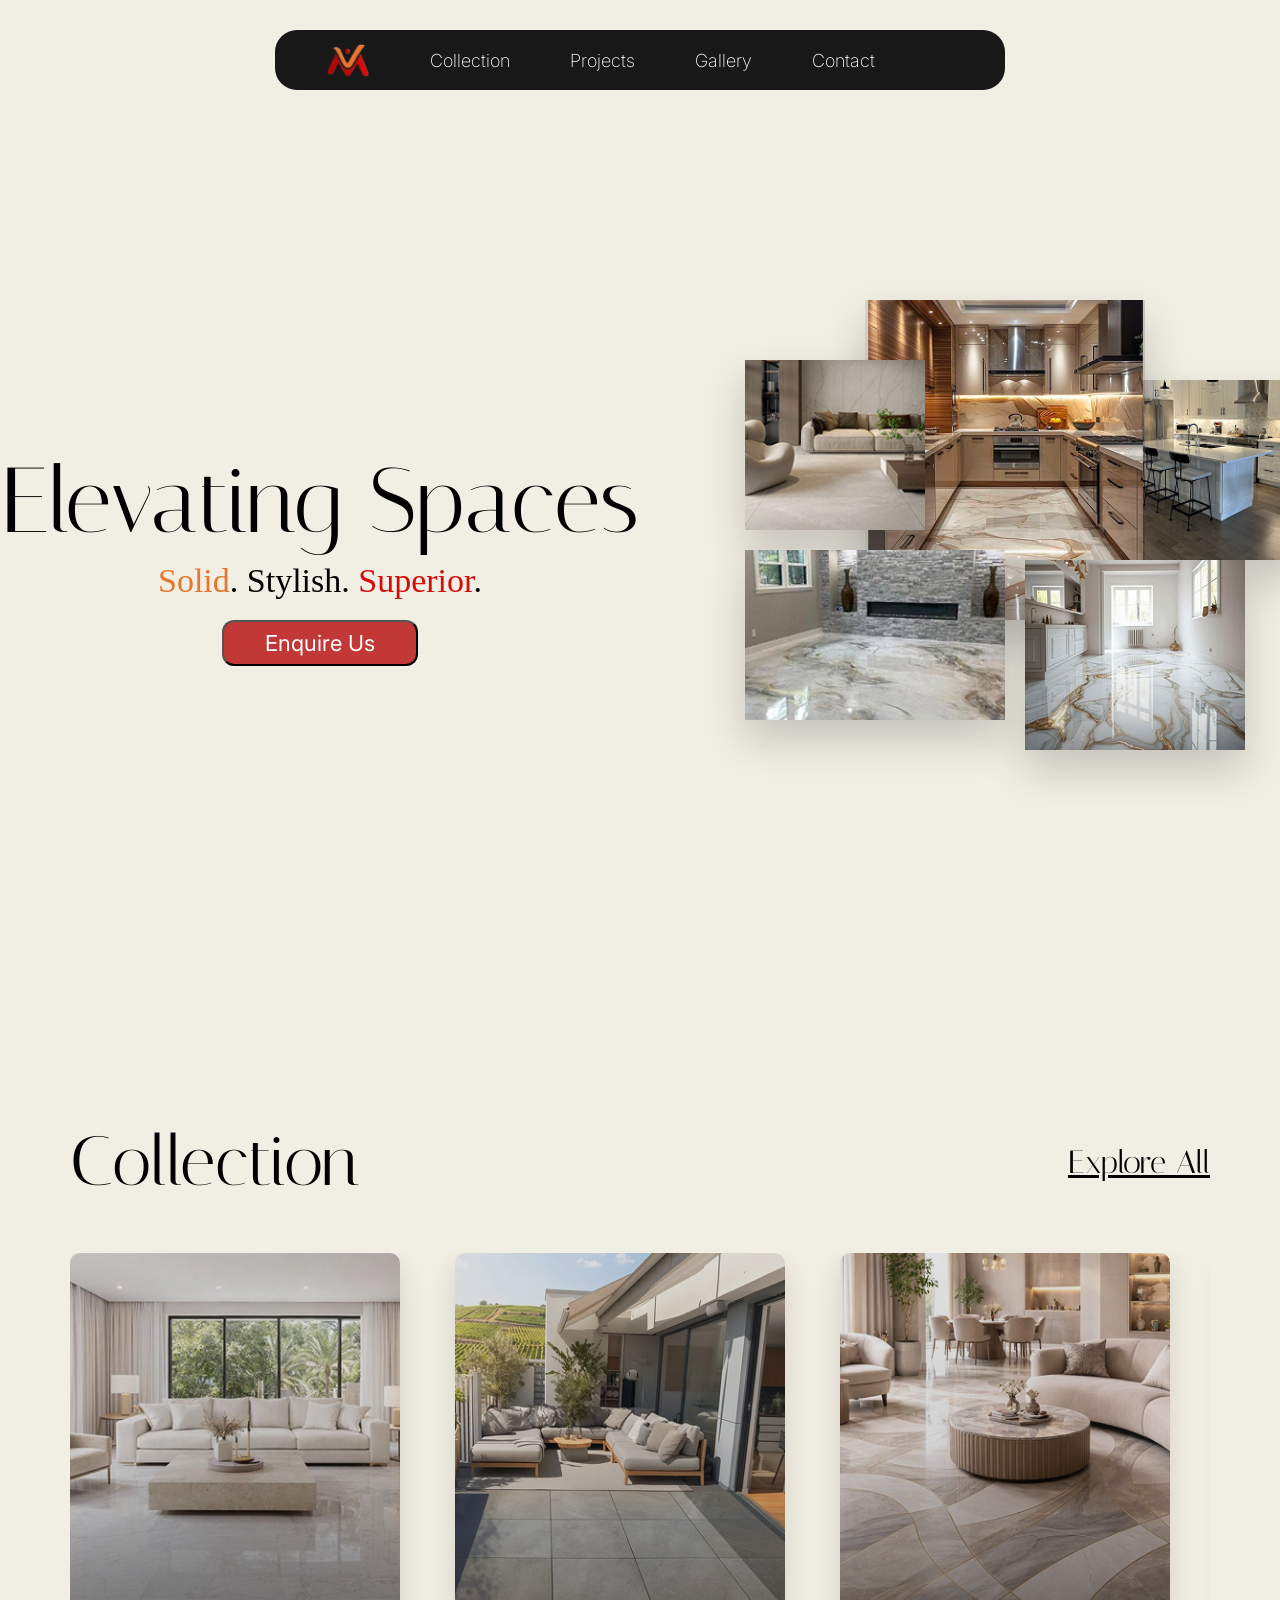
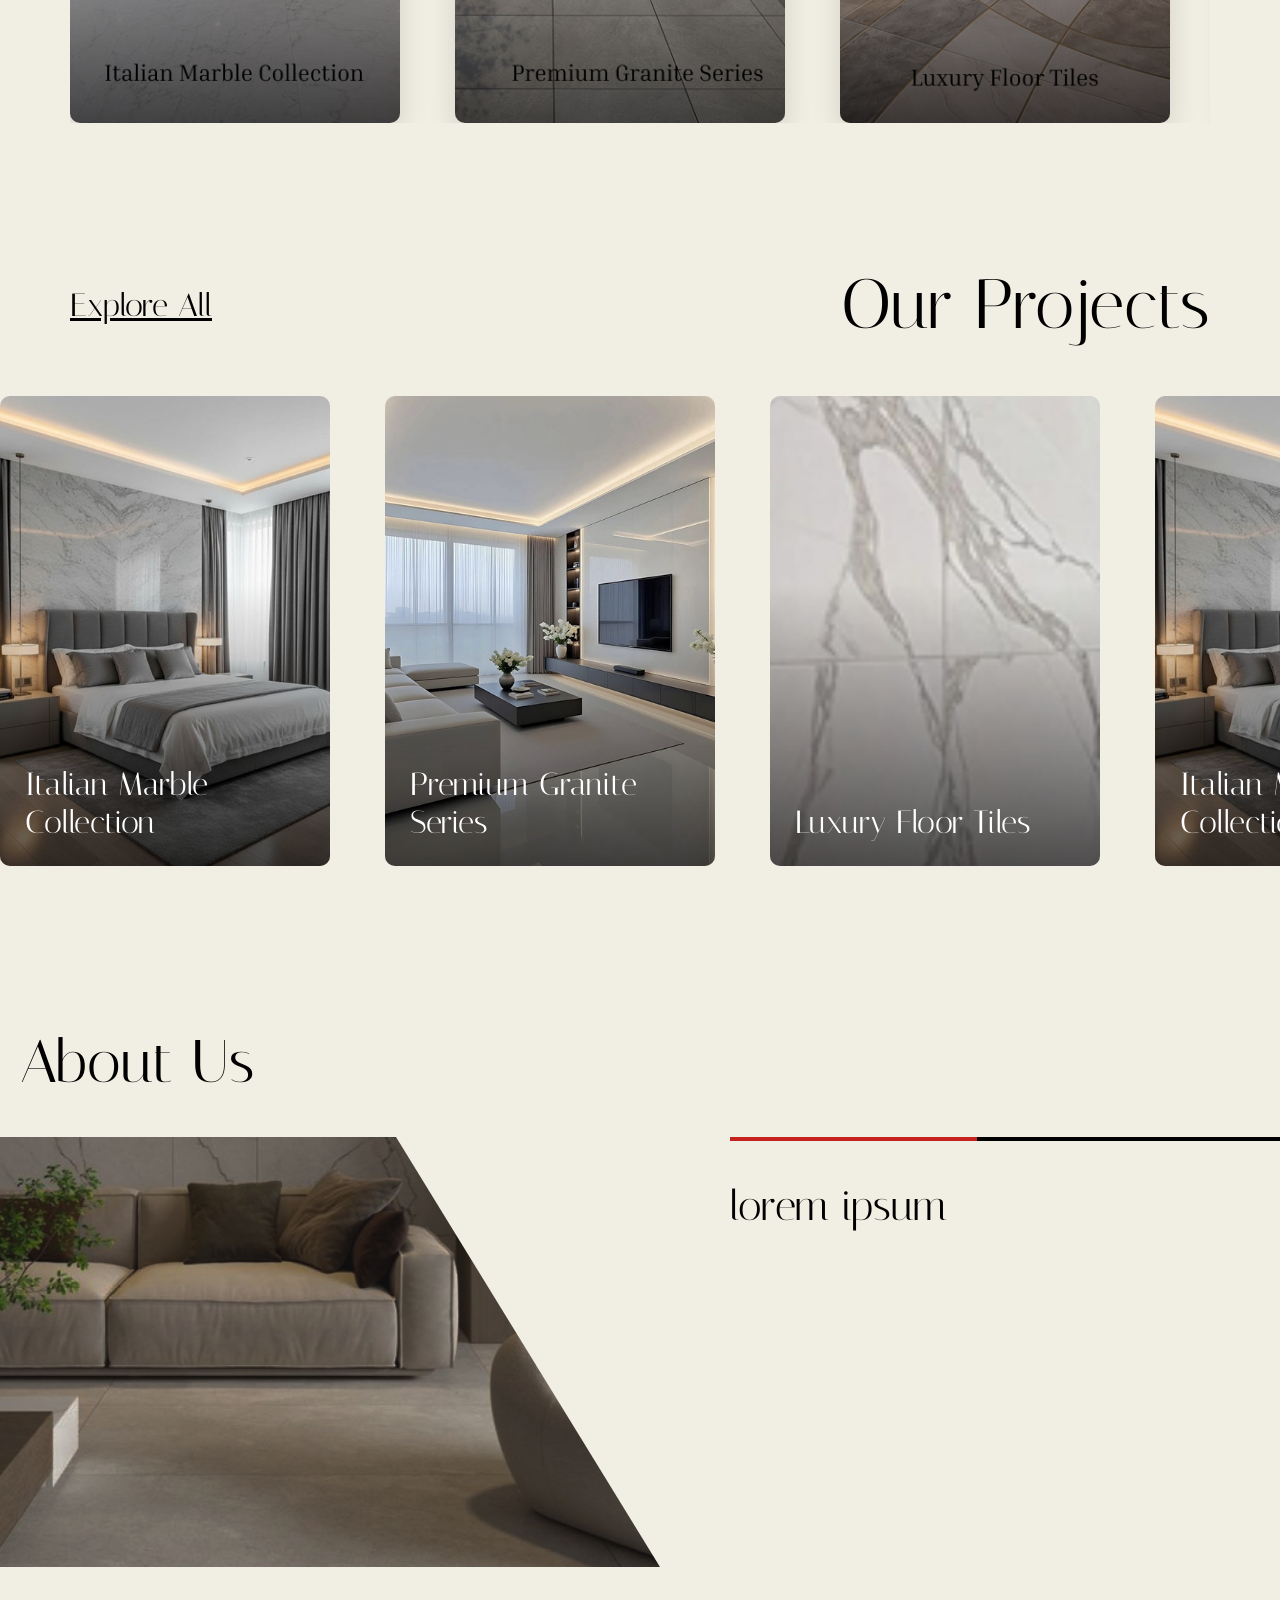
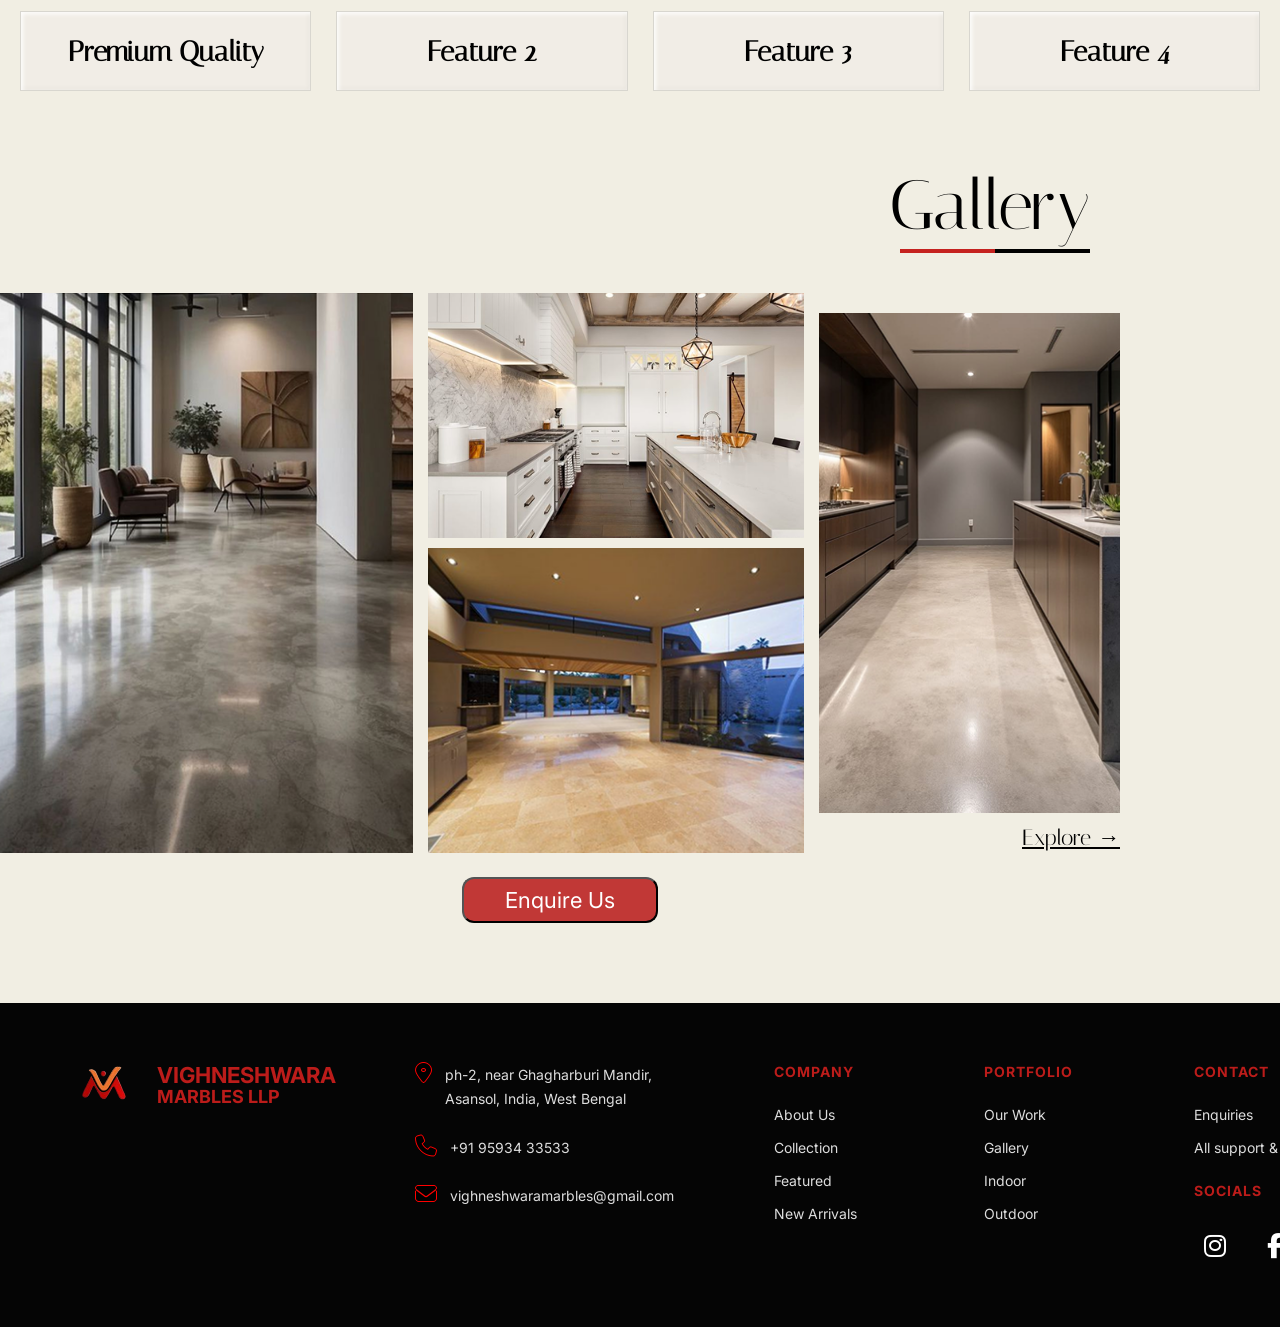
<file: index.html>
<!DOCTYPE html>
<html lang="en">
<head>
    <meta charset="UTF-8">
    <meta name="viewport" content="width=device-width, initial-scale=1.0">
    <link rel="stylesheet" href="styles.css">
    <link href="https://fonts.googleapis.com/css2?family=Inter:wght@400;500&display=swap" rel="stylesheet">
    <link rel="preconnect" href="https://fonts.googleapis.com">
    <link rel="preconnect" href="https://fonts.gstatic.com" crossorigin>
    <link href="https://fonts.googleapis.com/css2?family=Italiana&display=swap" rel="stylesheet">
   <link rel="stylesheet" href="https://cdnjs.cloudflare.com/ajax/libs/font-awesome/6.5.1/css/all.min.css">
</head>

<body>
    <header>
      <div id="navbar-container"></div>
    </header>

<section class="hero">
    <div class="hero-content">

        <h1>
            Elevating Spaces
        </h1>

        <h3>
            <span class="orange">Solid</span>.
            Stylish.
            <span class="red">Superior</span>.
        </h3>

        <button class="Button">
            Enquire Us
        </button>

    </div>
    <div class="hero-images">

            <img src="images/download (8) 1.png" class="img img1">
            <img src="images/Instagram 1.png" class="img img2">
            <img src="images/download (1) 1.png" class="img img3">
            <img src="images/How To Remove Scratches On Ceramic Tile Floors 1.png" class="img img4">
            <img src="images/image 9.png" class="img img5">

        </div>

    </section>

    <section class="collection">

        <div class="section-header">

            <h2>Collection</h2>

            <a href="#">Explore All</a>

        </div>

        <div class="collection-slider">
            <div class="collection-grid">
                <div class="collection-card">

                    <img src="images/Group 25.png" alt="">

                    <div class="overlay"></div>

                    <h3>Italian Marble Collection</h3>

                </div>
                <div class="collection-card">

                    <img src="images/Group 26.png" alt="">

                    <div class="overlay"></div>

                    <h3>Premium Granite Series</h3>

                </div>
                <div class="collection-card">

                    <img src="images/Group 27.png" alt="">

                    <div class="overlay"></div>

                    <h3>Luxury Floor Tiles</h3>

                </div>
                <div class="collection-card">

                    <img src="images/Group 25.png" alt="">

                    <div class="overlay"></div>

                    <h3>Italian Marble Collection</h3>

                </div>
                <div class="collection-card">

                    <img src="images/Group 26.png" alt="">

                    <div class="overlay"></div>

                    <h3>Premium Granite Series</h3>

                </div>
                <div class="collection-card">

                    <img src="images/Group 27.png" alt="">

                    <div class="overlay"></div>

                    <h3>Luxury Floor Tiles</h3>

                </div>
                <div class="collection-card">

                    <img src="images/Group 25.png" alt="">

                    <div class="overlay"></div>

                    <h3>Italian Marble Collection</h3>

                </div>
                <div class="collection-card">

                    <img src="images/Group 26.png" alt="">

                    <div class="overlay"></div>

                    <h3>Premium Granite Series</h3>

                </div>
                <div class="collection-card">

                    <img src="images/Group 27.png" alt="">

                    <div class="overlay"></div>

                    <h3>Luxury Floor Tiles</h3>

                </div>
            </div>

        </div>

    </section>


    <section class="projects">

        
        <div class="section-header projects-header-section">
            <a href="#">Explore All</a>
            <h2>Our Projects</h2>            

        </div>
        <div class="projects-slider">
            <div class="projects-grid">
                <div class="projects-card">

                    <img src="images/Rectangle 88.png" alt="">

                    <div class="overlay"></div>

                    <h3>Italian Marble Collection</h3>

                </div>
                <div class="projects-card">

                    <img src="images/Rectangle 89.png" alt="">

                    <div class="overlay"></div>

                    <h3>Premium Granite Series</h3>

                </div>
                <div class="projects-card">

                    <img src="images/Rectangle 90.png" alt="">

                    <div class="overlay"></div>

                    <h3>Luxury Floor Tiles</h3>

                </div>
                <div class="projects-card">

                    <img src="images/Rectangle 88.png" alt="">

                    <div class="overlay"></div>

                    <h3>Italian Marble Collection</h3>

                </div>
                <div class="projects-card">

                    <img src="images/Rectangle 89.png" alt="">

                    <div class="overlay"></div>

                    <h3>Premium Granite Series</h3>

                </div>
                <div class="projects-card">

                    <img src="images/Rectangle 90.png" alt="">

                    <div class="overlay"></div>

                    <h3>Luxury Floor Tiles</h3>

                </div>
                <div class="projects-card">

                    <img src="images/Rectangle 88.png" alt="">

                    <div class="overlay"></div>

                    <h3>Italian Marble Collection</h3>

                </div>
                <div class="projects-card">

                    <img src="images/Rectangle 89.png" alt="">

                    <div class="overlay"></div>

                    <h3>Premium Granite Series</h3>

                </div>
                <div class="projects-card">

                    <img src="images/Rectangle 90.png" alt="">

                    <div class="overlay"></div>

                    <h3>Luxury Floor Tiles</h3>

                </div>
            </div>

        </div>

    </section>

    <section class="about">

    <h2>About Us</h2>

        <div class="about-container">

            <div class="about-image">
                <img src="images/Rectangle 2.png" alt="">
            </div>

            <div class="about-content">

                <div class="about-line"></div>

                <p>
                    lorem ipsum
                </p>

            </div>

        </div>

        <div class="features">

            <div class="feature-card active">
                Premium Quality
            </div>

            <div class="feature-card">
                Feature 2
            </div>

            <div class="feature-card">
                Feature 3
            </div>

            <div class="feature-card">
                Feature 4
            </div>

        </div>

    </section>

    <section class="gallery">
        <div class="gallery-header">
            <h2>Gallery</h2>
            <div class="gallery-line"></div>
        </div>

        <div class="gallery-grid">
            <div class="gallery-left">
                <img src="images/download (9) 2.png" alt="">
            </div>
            <div class="gallery-center">

                <img src="images/10 Mistakes to Avoid During Your Kitchen Renovation, According to Interior Designers 1.png" alt="">
                <img src="images/How To Remove Scratches On Ceramic Tile Floors 3.png" alt="">

            </div>
            <div class="gallery-right">

                <img src="images/download (10) 1.png" alt="">

                <a href="gallery1.html" class="explore-link">
                    Explore →
                </a>

            </div>
        </div>

        <button class="Button">
            Enquire Us
        </button>

    </section>

    
    <div id="footer-container"></div>
    <script>
   
        fetch('./components/navbar.html')
            .then(response => response.text())
            .then(data => {

                document.getElementById('navbar-container').innerHTML = data;

                const menuBtn = document.getElementById("menu-btn");
                const navLinks = document.getElementById("nav-links");

                menuBtn.addEventListener("click", () => {
                    navLinks.classList.toggle("active");
                });

            });
    </script>
    <script>
    fetch('./components/footer.html')
        .then(response => response.text())
        .then(data => {
            document.getElementById('footer-container').innerHTML = data;
        });
    </script>
    
</body>
</html>
</file>
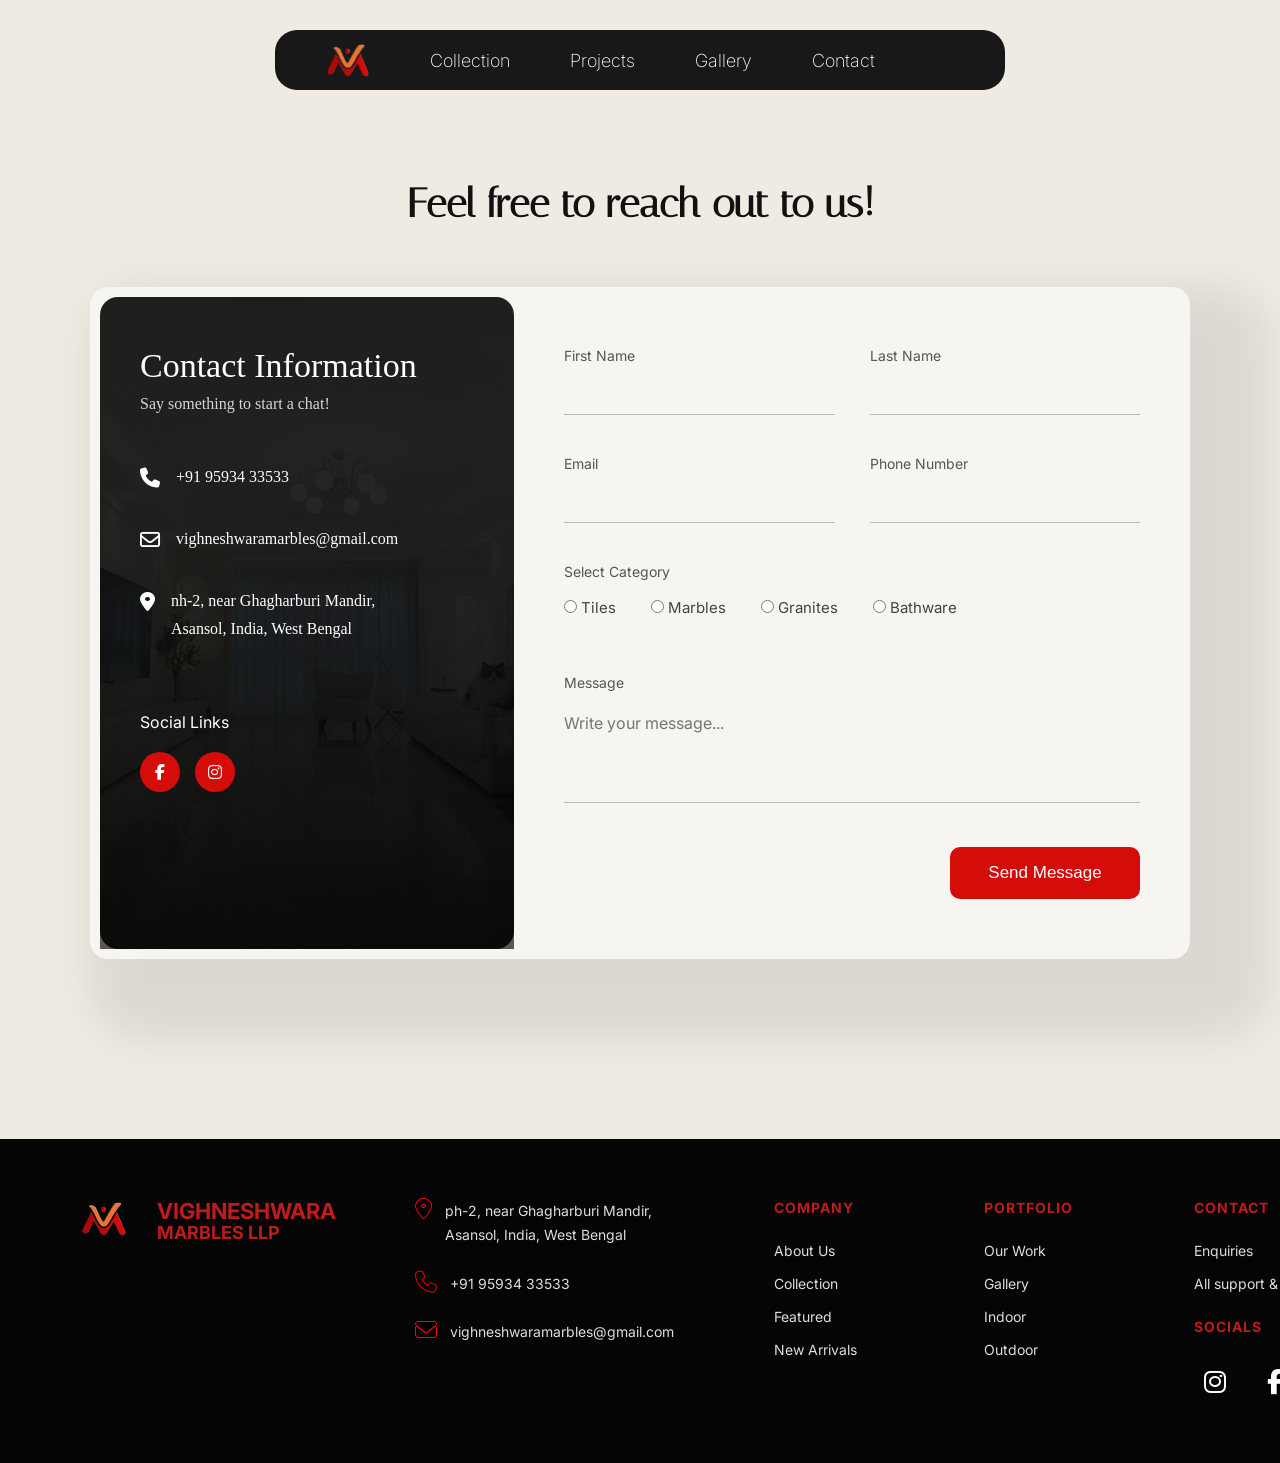
<file: contact.html>
<!DOCTYPE html>
<html lang="en">
<head>
    <meta charset="UTF-8">
    <meta name="viewport" content="width=device-width, initial-scale=1.0">
    <link rel="stylesheet" href="styles.css">
    <link rel="stylesheet" href="contact.css">
    <link href="https://fonts.googleapis.com/css2?family=Inter:wght@400;500&display=swap" rel="stylesheet">
    <link rel="preconnect" href="https://fonts.googleapis.com">
    <link href="https://fonts.googleapis.com/css2?family=Italiana&display=swap" rel="stylesheet">
    <link rel="stylesheet" href="https://cdnjs.cloudflare.com/ajax/libs/font-awesome/6.5.1/css/all.min.css">
    <title>Contact Page</title>
</head>
<body>
    <header>
      <div id="navbar-container"></div>
    </header>

    <section class="contact-page">

        <div class="contact-heading">
            <h1>Feel free to reach out to us!</h1>
        </div>

        <div class="contact-container">
        
            <div class="contact-info-box">

                <div class="overlay"></div>

                <div class="contact-content">

                    <h2>Contact Information</h2>
                    <p>Say something to start a chat!</p>

                    <div class="info-item">
                        <i class="fa-solid fa-phone"></i>
                        <span>+91 95934 33533</span>
                    </div>

                    <div class="info-item">
                        <i class="fa-regular fa-envelope"></i>
                        <span>vighneshwaramarbles@gmail.com</span>
                    </div>

                    <div class="info-item">
                        <i class="fa-solid fa-location-dot"></i>
                        <span>
                            nh-2, near Ghagharburi Mandir,<br>
                            Asansol, India, West Bengal
                        </span>
                    </div>

                    <div class="social-links">
                        <h4>Social Links</h4>

                        <div class="contact-social-icons">
                            <a href="#"><i class="fa-brands fa-facebook-f"></i></a>
                            <a href="#"><i class="fa-brands fa-instagram"></i></a>
                        </div>
                    </div>

                </div>

            </div>
            <div class="contact-form-box">

                <form>

                    <div class="input-row">

                        <div class="input-group">
                            <label>First Name</label>
                            <input type="text">
                        </div>

                        <div class="input-group">
                            <label>Last Name</label>
                            <input type="text">
                        </div>

                    </div>

                    <div class="input-row">

                        <div class="input-group">
                            <label>Email</label>
                            <input type="email">
                        </div>

                        <div class="input-group">
                            <label>Phone Number</label>
                            <input type="text">
                        </div>

                    </div>

                    <div class="category-section">

                        <label>Select Category</label>

                        <div class="radio-group">

                            <label><input type="radio" name="cat"> Tiles</label>

                            <label><input type="radio" name="cat"> Marbles</label>

                            <label><input type="radio" name="cat"> Granites</label>

                            <label><input type="radio" name="cat"> Bathware</label>

                        </div>

                    </div>

                    <div class="message-box">
                        <label>Message</label>

                        <textarea placeholder="Write your message..."></textarea>
                    </div>

                    <button type="submit" class="send-btn">
                        Send Message
                    </button>

                </form>

            </div>

        </div>

    </section>

    <div id="footer-container"></div>
    <script>
   
        fetch('./components/navbar.html')
            .then(response => response.text())
            .then(data => {

                document.getElementById('navbar-container').innerHTML = data;

                const menuBtn = document.getElementById("menu-btn");
                const navLinks = document.getElementById("nav-links");

                menuBtn.addEventListener("click", () => {
                    navLinks.classList.toggle("active");
                });

            });
    </script>
<script>
fetch('./components/footer.html')
    .then(response => response.text())
    .then(data => {
        document.getElementById('footer-container').innerHTML = data;
    });
</script>
</body>
</html>
</file>
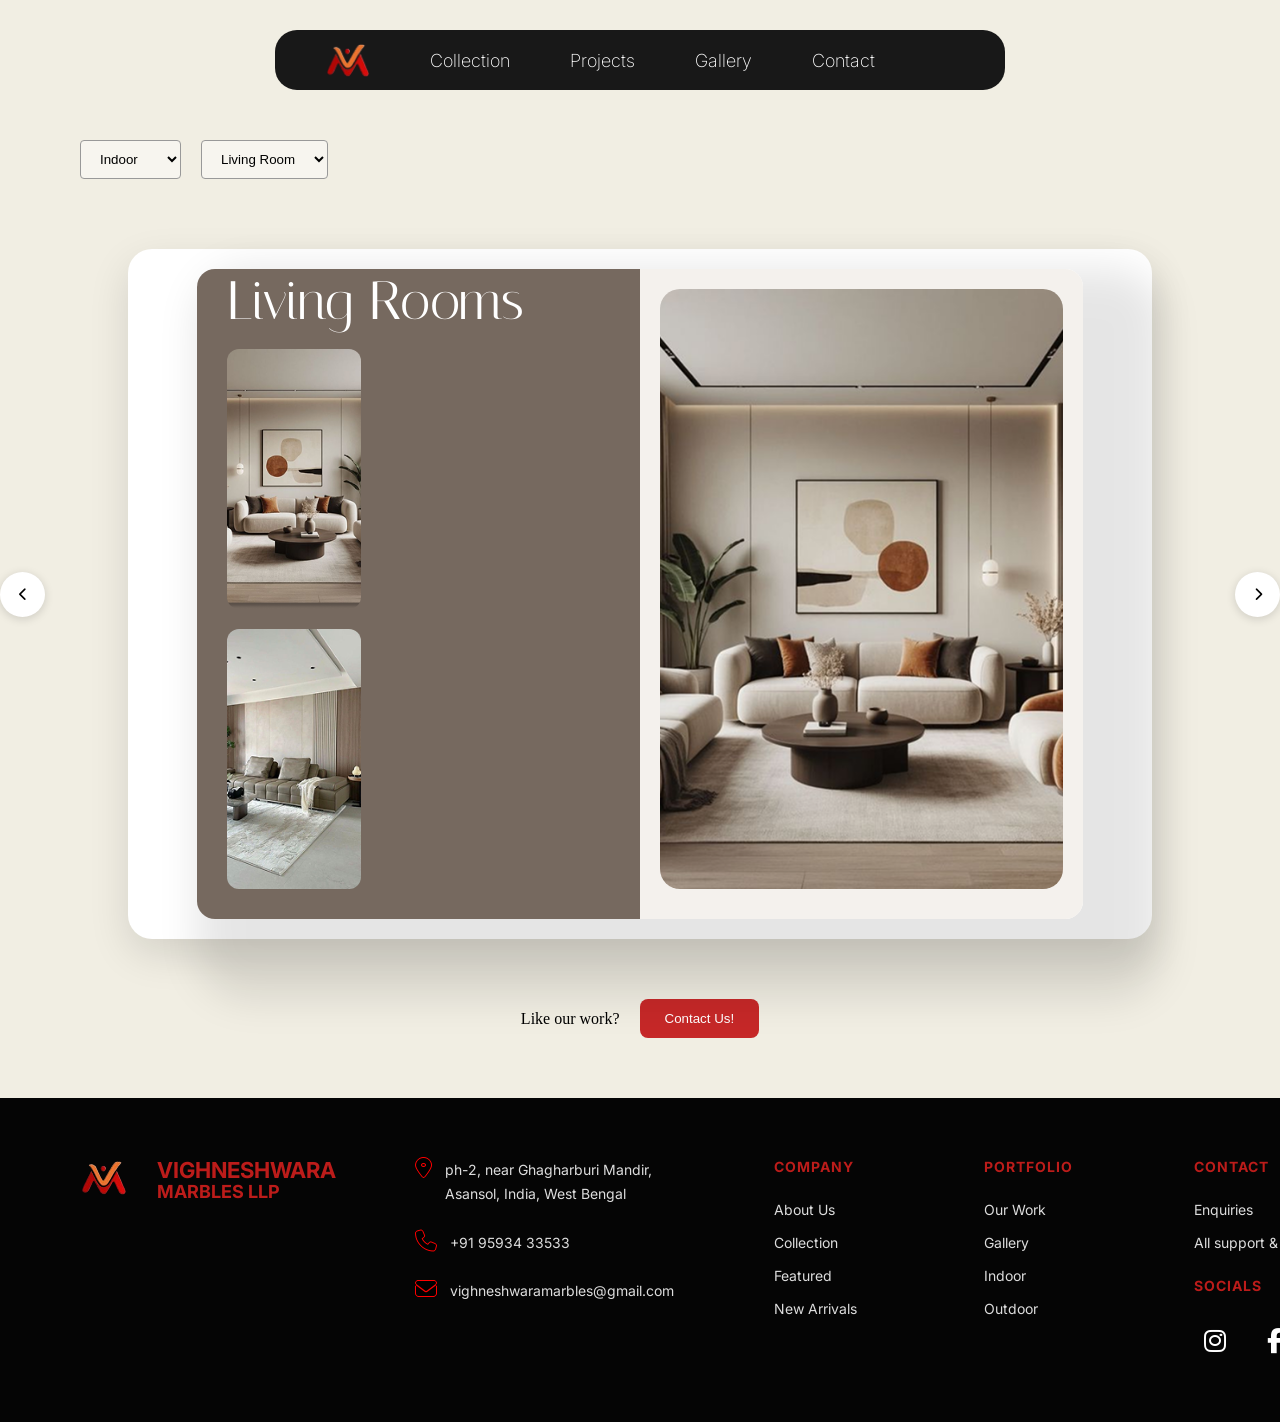
<file: gallery.html>
<!DOCTYPE html>
<html lang="en">
<head>
    <meta charset="UTF-8">
    <meta name="viewport" content="width=device-width, initial-scale=1.0">
    <link rel="stylesheet" href="styles.css">
    <link rel="stylesheet" href="https://cdnjs.cloudflare.com/ajax/libs/font-awesome/6.5.1/css/all.min.css">
    <link href="https://fonts.googleapis.com/css2?family=Inter:wght@400;500&display=swap" rel="stylesheet">
    <link rel="preconnect" href="https://fonts.googleapis.com">
    <link rel="stylesheet" href="gallery.css">
    <link href="https://fonts.googleapis.com/css2?family=Italiana&display=swap" rel="stylesheet">

    <title>Gallery</title>
</head>
<body>
    <header>
      <div id="navbar-container"></div>
    </header>

     <div class="filters">

        <select>
        <option>Indoor</option>
        <option>Outdoor</option>
        </select>

        <select>
        <option>Living Room</option>
        <option>Kitchen</option>
        <option>Bathroom</option>
        <option>Bedroom</option>
        </select>

    </div>
    <div class="showcase-wrapper">
        <button class="arrow left">
        <i class="fa-solid fa-chevron-left"></i>
        </button>
    <div class="showcase-box">
        <div class="showcase-card">
        <div class="left-panel first-card">

            <h2>Living Rooms</h2>

            <div class="small-images">

            <img src="images/Rectangle 72.png" alt="">
            <img src="images/Rectangle 73.png" alt="">

            </div>

            <div class="tall-image">
            <img src="images/Rectangle 74.png" alt="">
            </div>

        </div>

        <div class="right-panel">

            <img src="images/Rectangle 78.png" alt="">

        </div>
        
    </div>

        </div>

        <button class="arrow right">
        <i class="fa-solid fa-chevron-right"></i>
        </button>

    </div>


    <!-- CTA -->
    <div class="cta">

        <p>Like our work?</p>
        <button>Contact Us!</button>

    </div>

</section>

    <div id="footer-container"></div>
    <script>
   
        fetch('./components/navbar.html')
            .then(response => response.text())
            .then(data => {

                document.getElementById('navbar-container').innerHTML = data;

                const menuBtn = document.getElementById("menu-btn");
                const navLinks = document.getElementById("nav-links");

                menuBtn.addEventListener("click", () => {
                    navLinks.classList.toggle("active");
                });

            });
    </script>
    <script>
    fetch('./components/footer.html')
        .then(response => response.text())
        .then(data => {
            document.getElementById('footer-container').innerHTML = data;
        });
    </script>
    
</body>
</html>
</file>
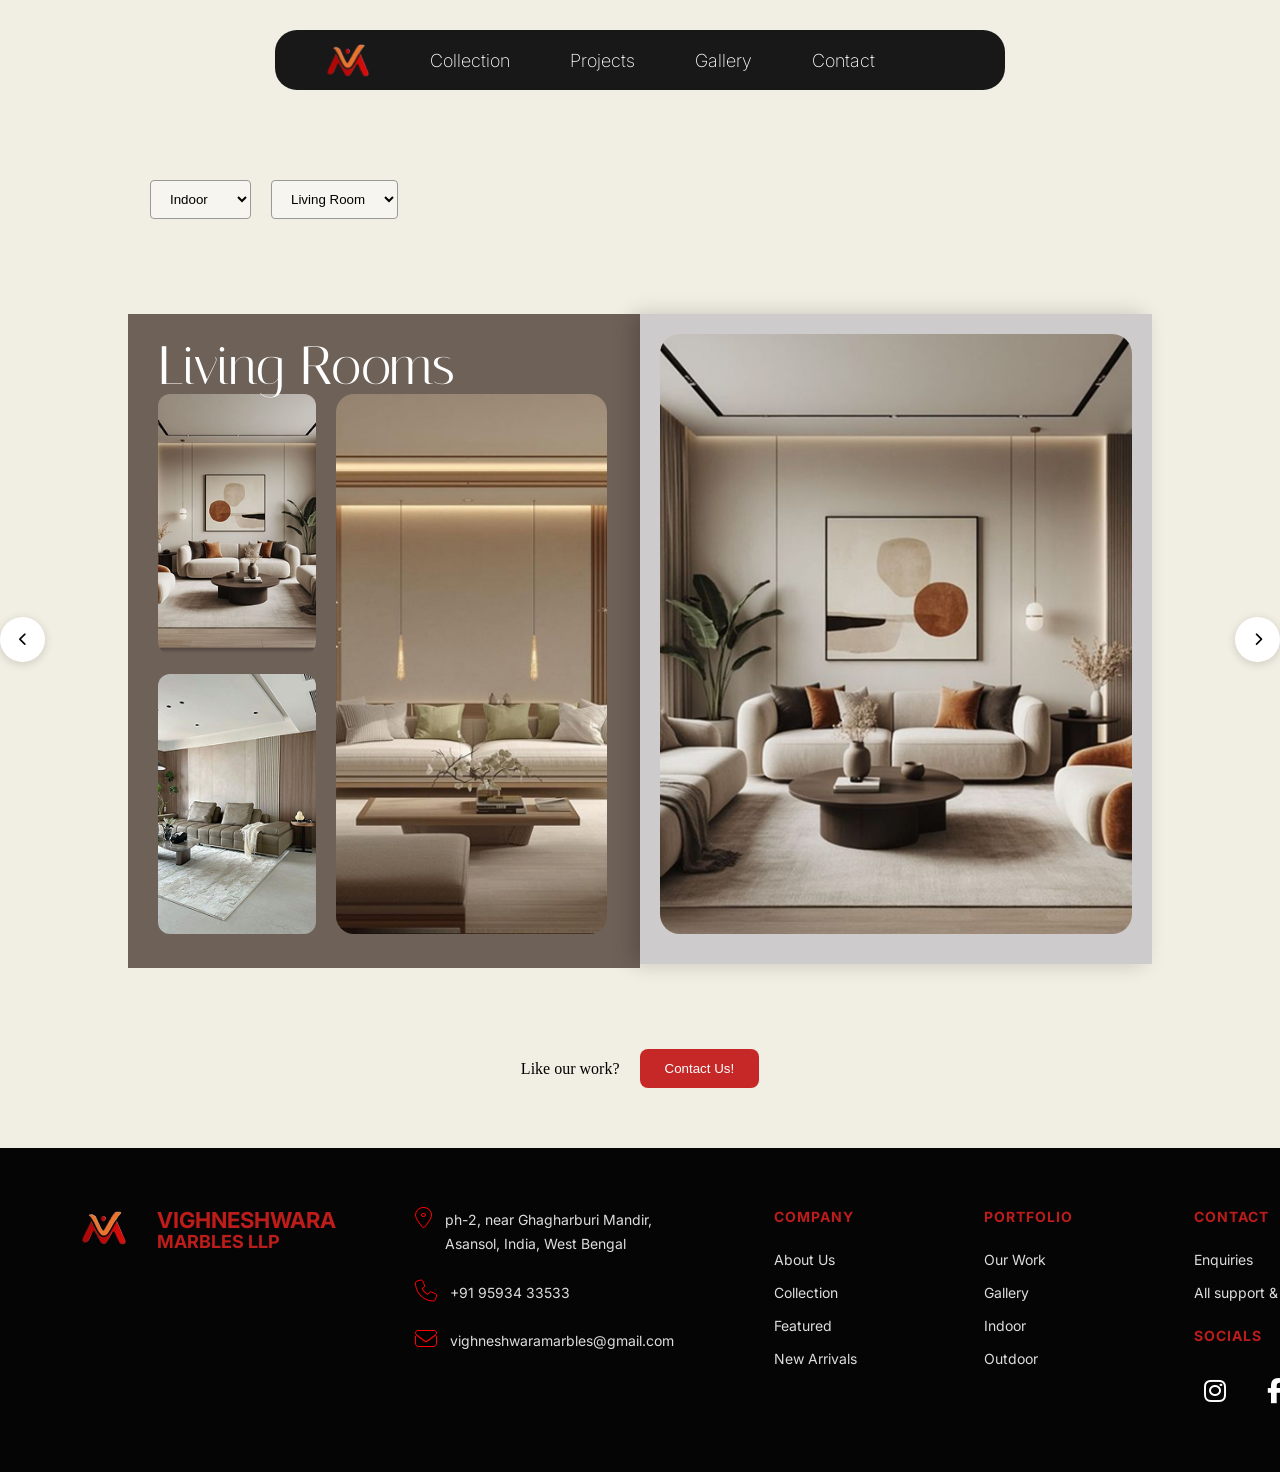
<file: gallery1.html>
<!DOCTYPE html>
<html lang="en">
<head>
    <meta charset="UTF-8">
    <meta name="viewport" content="width=device-width, initial-scale=1.0">
    <link rel="stylesheet" href="styles.css">
    <link rel="stylesheet" href="https://cdnjs.cloudflare.com/ajax/libs/font-awesome/6.5.1/css/all.min.css">
    <link href="https://fonts.googleapis.com/css2?family=Inter:wght@400;500&display=swap" rel="stylesheet">
    <link rel="preconnect" href="https://fonts.googleapis.com">
    <link rel="stylesheet" href="gallery1.css">
    <link href="https://fonts.googleapis.com/css2?family=Italiana&display=swap" rel="stylesheet">
    <script src="gallery1.js" defer></script>
    <title>Gallery</title>
</head>
<body>
    <header>
      <div id="navbar-container"></div>
    </header>

     <div class="filters">

        <select>
        <option>Indoor</option>
        <option>Outdoor</option>
        </select>

        <select>
        <option>Living Room</option>
        <option>Kitchen</option>
        <option>Bathroom</option>
        <option>Bedroom</option>
        </select>

    </div>
    <div class="showcase-wrapper">
        <button class="arrow left">
        <i class="fa-solid fa-chevron-left"></i>
        </button>
    <div id = "first" class="showcase-box">
        <div class="showcase-card">
            <div class="page">

                <div class="left-panel">

                    <h2>Living Rooms</h2>

                    <div class="small-images">

                    <img src="images/Rectangle 72.png" alt="">
                    <img src="images/Rectangle 73.png" alt="">

                    </div>

                    <div class="tall-image">
                    <img src="images/Rectangle 74.png" alt="">
                    </div>

                </div>
                <div class="page-right">
                    <div class="right-panel">
                        <img src="images/Rectangle 78.png" alt="">
                    </div>
                </div>
            </div>
        </div>        
    </div>
    <div id = "second" class="showcase-box">
        <div class="showcase-card">
            <div class="page">
                <div class="left-panel">

                    <h2>Kitchen Styles</h2>

                    <div class="small-images">

                    <img src="images/Rectangle 72 (1).png" alt="">
                    <img src="images/Rectangle 73 (1).png" alt="">

                    </div>

                    <div class="tall-image">
                    <img src="images/Rectangle 74 (1).png" alt="">
                    </div>

                </div>

                <div class="page-right">
                    <div class="right-panel">
                        <img src="images/Rectangle 78 (1).png" alt="">
                    </div>
                </div>
            </div>
        </div>
    </div>
    <div id="third" class="showcase-box">
        <div class="showcase-card">
            <div class="page">
                <div class="left-panel first-card">

                    <h2>Parking Styles</h2>

                    <div class="small-images">

                    <img src="images/Page 3.png" alt="">
                    <img src="images/Rectangle 73 (2).png" alt="">

                    </div>

                    <div class="tall-image">
                    <img src="images/Page 5.png" alt="">
                    </div>

                </div>

            <div class="page-right">    
                <div class="right-panel">
                    <img src="images/Rectangle 78 (2).png" alt="">
                </div>
            </div>
            
        </div>
        
    </div>

        </div>

        <button class="arrow right">
        <i class="fa-solid fa-chevron-right"></i>
        </button>

    </div>


    <!-- CTA -->
    <div class="cta">

        <p>Like our work?</p>
        <button>Contact Us!</button>

    </div>



    <div id="footer-container"></div>
    <script>
   
        fetch('./components/navbar.html')
            .then(response => response.text())
            .then(data => {

                document.getElementById('navbar-container').innerHTML = data;

                const menuBtn = document.getElementById("menu-btn");
                const navLinks = document.getElementById("nav-links");

                menuBtn.addEventListener("click", () => {
                    navLinks.classList.toggle("active");
                });

            });
    </script>
    <script>
    fetch('./components/footer.html')
        .then(response => response.text())
        .then(data => {
            document.getElementById('footer-container').innerHTML = data;
        });
    </script>

</body>
</html>
</file>
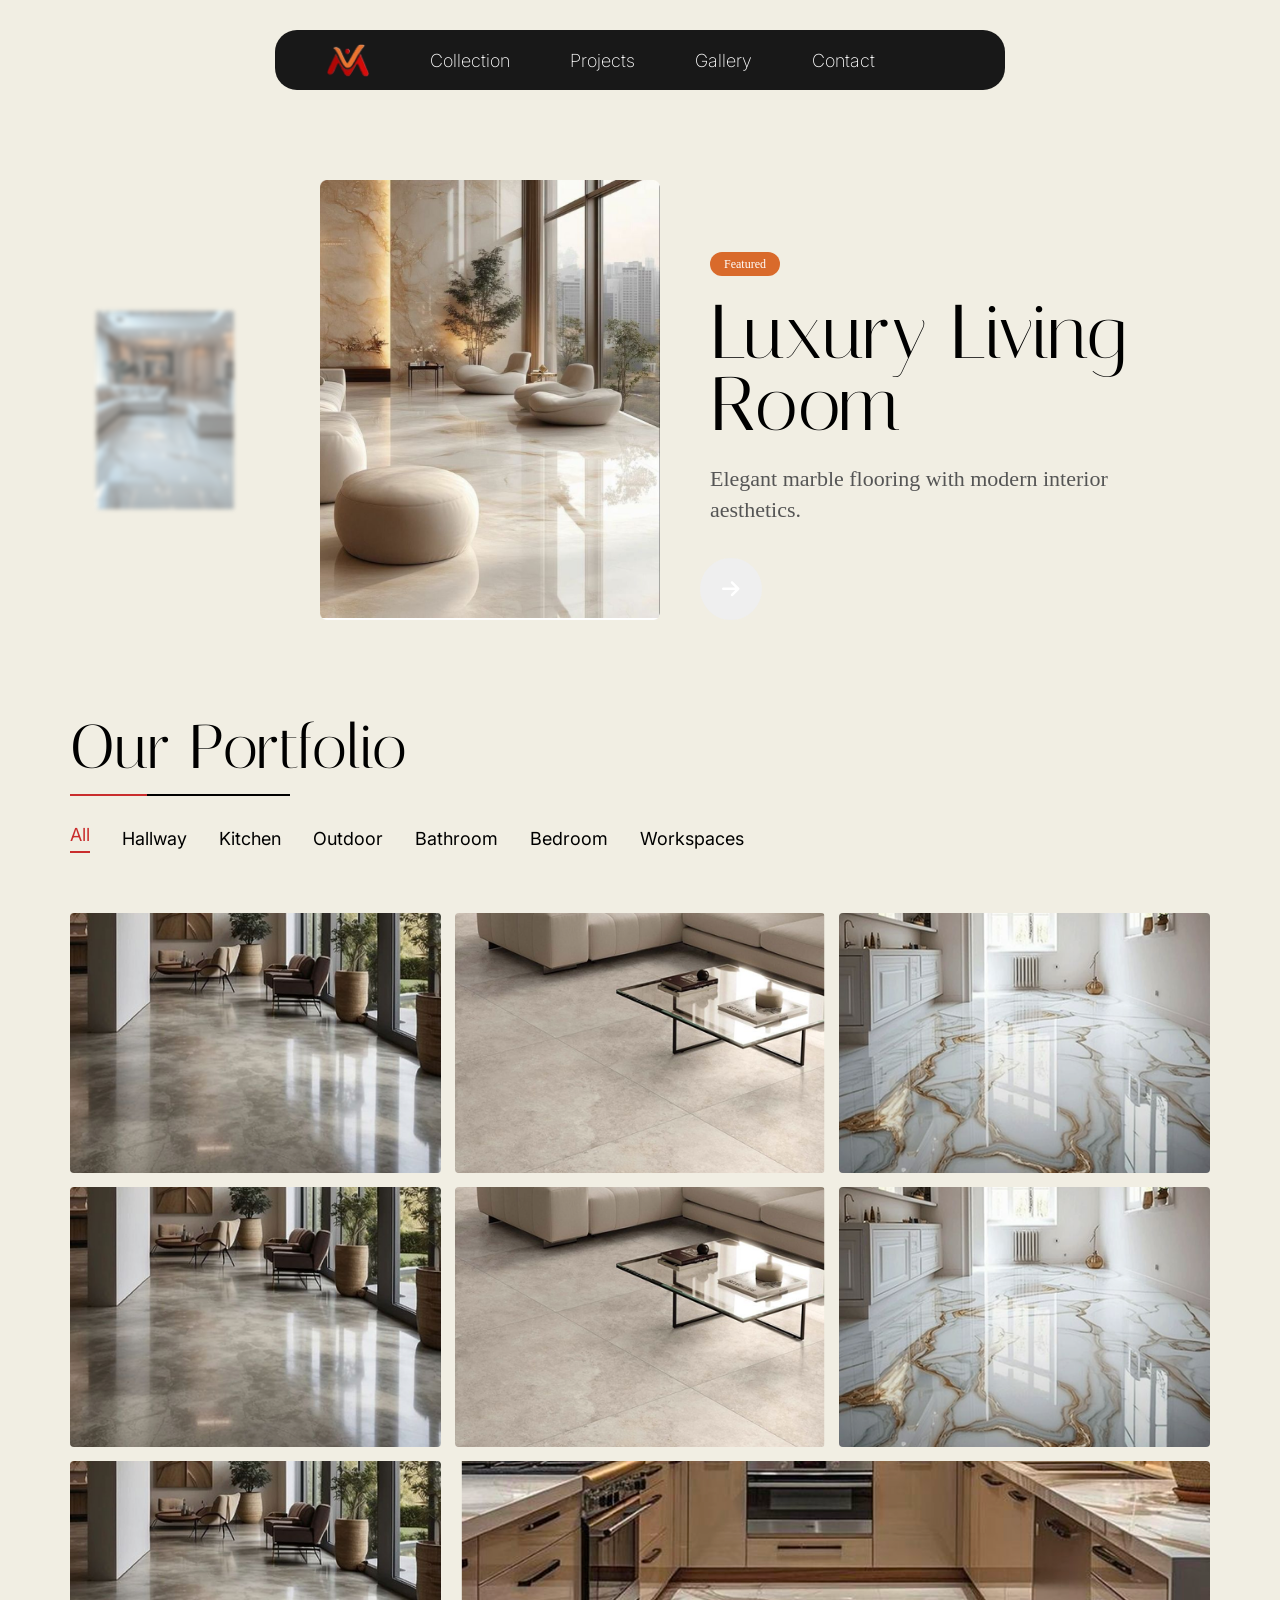
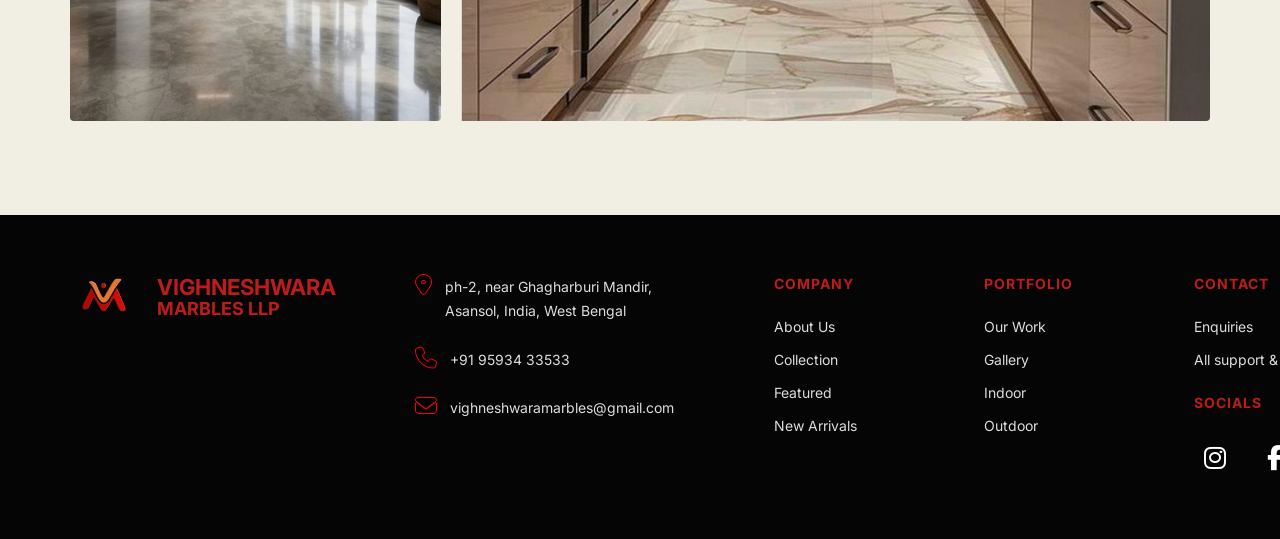
<file: projects.html>
<!DOCTYPE html>
<html lang="en">
<head>
    <meta charset="UTF-8">
    <meta name="viewport" content="width=device-width, initial-scale=1.0">
    <link rel="stylesheet" href="styles.css">
    <link rel="stylesheet" href="https://cdnjs.cloudflare.com/ajax/libs/font-awesome/6.5.1/css/all.min.css">
    <link href="https://fonts.googleapis.com/css2?family=Inter:wght@400;500&display=swap" rel="stylesheet">
    <link rel="preconnect" href="https://fonts.googleapis.com">
    <link rel="stylesheet" href="product.css">
    <link href="https://fonts.googleapis.com/css2?family=Italiana&display=swap" rel="stylesheet">
    <script src="projects.js" defer></script>
    <title>Projects</title>
</head>
<body>
    <header>
      <div id="navbar-container"></div>
    </header>

    <section class="featured">

        <div class="featured-top" id="slider-area">

            <div class="slide active"
                data-title="Luxury Living Room"
                data-text="Elegant marble flooring with modern interior aesthetics.">

                <img src="images/img1.png" alt="">
            </div>

            <div class="slide prev"
                data-title="Premium Kitchen Space"
                data-text="Sophisticated kitchen design with warm natural textures.">

                <img src="images/img2 (2).png" alt="">
            </div>

            <div class="slide next"
                data-title="Modern Bathroom Design"
                data-text="Minimal and refined marble ambiance for contemporary homes.">

                <img src="images/img3.png" alt="">
            </div>

            <button class="next-btn" id="next">
                <i class="fa-solid fa-arrow-right"></i>
            </button>

        </div>

        <div class="featured-content">

            <span class="tag">Featured</span>

            <h1 id="feature-title">
                Luxury Living Room
            </h1>

            <p id="feature-text">
                Elegant marble flooring with modern interior aesthetics.
            </p>

        </div>

</section>

        <section class="portfolio">

        <div class="portfolio-header">

            <h2>Our Portfolio</h2>

            <div class="heading-line"></div>

        </div>

        <div class="portfolio-tabs">
            <button class="active">All</button>
            <button>Hallway</button>
            <button>Kitchen</button>
            <button>Outdoor</button>
            <button>Bathroom</button>
            <button>Bedroom</button>
            <button>Workspaces</button>
        </div>

    </section>
    <section class="gallery-grid">

        <div class="grid-item tall">
            <img src="images/Rectangle 7.png">
        </div>

        <div class="grid-item tall">
            <img src="images/Rectangle 8.png">
        </div>

        <div class="grid-item tall">
            <img src="images/Rectangle 9.png">
        </div>

        <div class="grid-item tall">
            <img src="images/Rectangle 7.png">
        </div>

        <div class="grid-item tall">
            <img src="images/Rectangle 8.png">
        </div>

        <div class="grid-item tall">
            <img src="images/Rectangle 9.png">
        </div>

        <div class="grid-item tall">
            <img src="images/Rectangle 7.png">
        </div>

        <div class="grid-item wide">
            <img src="images/Rectangle 39.png">
        </div>

    </section>
            <div class="project-popup" id="projectPopup">

            <div class="popup-box">

                <button class="close-popup" id="closePopup">
                    ×
                </button>

                <div class="popup-left">

                    <button class="popup-arrow left">
                        <i class="fa-solid fa-chevron-left"></i>
                    </button>

                    <img
                        id="popupImage"
                        src="images/Rectangle 7.png"
                        alt=""
                    >

                    <button class="popup-arrow right">
                        <i class="fa-solid fa-chevron-right"></i>
                    </button>

                </div>

                <div class="popup-right">

                    <h2 id="popupTitle">
                        Indoor Project
                    </h2>

                    <p class="popup-subtitle">
                        name of home/org
                    </p>

                    <div class="popup-fields">

                        <label>Selection</label>
                        
                    </div>

                </div>

            </div>

        </div>

    <div id="footer-container"></div>
    <script>
   
        fetch('./components/navbar.html')
            .then(response => response.text())
            .then(data => {

                document.getElementById('navbar-container').innerHTML = data;

                const menuBtn = document.getElementById("menu-btn");
                const navLinks = document.getElementById("nav-links");

                menuBtn.addEventListener("click", () => {
                    navLinks.classList.toggle("active");
                });

            });
    </script>
    <script>
    fetch('./components/footer.html')
        .then(response => response.text())
        .then(data => {
            document.getElementById('footer-container').innerHTML = data;
        });
    </script>
    
</body>
</html>
</file>
<file: styles.css>
*{
    margin:0;
    padding:0;
    box-sizing:border-box;
}

body{
    background-color: #F1EEE3;
    overflow-x:hidden;
}

.navbar{
    position: absolute;
    top:30px;
    left:50%;
    transform:translateX(-50%);

    width:90%;
    max-width:730px;

    height:60px;
    background:#181818;
    border-radius:22px;

    display:flex;
    align-items:center;

    padding:0 25px;
    animation: navDrop 1s ease forwards;
}
@keyframes navDrop{
    from{
        opacity:0;
        top:-50px;
    }

    to{
        opacity:1;
        top:30px;
    }
}

.nav-logo img{
    width:45px;
    display:block;
    margin-left: 25px;
}
.nav-links{
    list-style:none;
    display:flex;
    align-items:center;

    gap:60px; 

    margin-left:60px;  
}

.nav-links a{
    text-decoration:none;
    color:white;
    font-size:18px;
    font-family:Inter, sans-serif;
    font-weight:200;
}
.menu-btn{
    display:none;
}

@media (max-width:768px){
   .navbar{
        position:absolute;
        top:20px;
        left:0;

        width:100%;
        padding:0 20px;

        background:transparent;

        display:flex;
        justify-content:space-between;
        align-items:center;
        animation:none;
        transform:none;
    }
    .nav-logo{
        display:flex;
        align-items:center;
    }
    
    .nav-logo img{
        width:42px;
        margin:0;
    }

   .menu-btn{
        display:block;
        font-size:28px;
        cursor:pointer;
    }

    .nav-links{
        position:fixed;
        top:70px;
        right:20px;

        width:220px;
        max-width:80vw;

        background:#000;

        display:flex;
        flex-direction:column;
        align-items:flex-start;

        padding:30px 30px 30px;
        gap:30px;

        border-radius:18px;

        transform:translateX(130%);
        transition:0.4s ease;

        z-index:999;
    }

    .nav-links.active{
        transform:translateX(0);
    }

    .nav-links li{
        list-style:none;
    }

    .nav-links a{
        color:white;
        text-decoration:none;
        font-size:20px;
    }
}

.hero{
    width:100%;
    min-height:120vh;

    display:flex;
    align-items:center;
    justify-content:center;

    padding: 120px 20px 80px;

    gap: 80px;
}
.hero-content{
    flex:1;
    max-width: 650px;
    display: flex;
    flex-direction: column;

    align-items: center;
    justify-content: center;
    
    margin-left:-40px;

    text-align: center;
}
.hero-content h1{
    font-size:92px;
    font-weight: 100;
    line-height:1;
    color:black; 
    font-family: "Italiana", sans-serif;
    font-weight: 400;
    font-style: normal;
    animation: headingLeft 1s ease-in;
}

@keyframes headingLeft{
    from{
        opacity:0;
        transform:translateX(-120px);
    }

    to{
        opacity:1;
        transform:translateX(0);
    }
}

.hero-content h3{
    margin-top:15px;

    font-size:34px;
    font-weight:400;

    font-family: "Joan", serif;
    align-items: center;
    opacity:0;

    animation: headingRight 1.2s ease forwards;
    animation-delay:0.3s;
}
@keyframes headingRight{
    from{
        opacity:0;
        transform:translateX(120px);
    }

    to{
        opacity:1;
        transform:translateX(0);
    }
}
.orange{
    color:#E5772E;
}

.red{
    color:#D40C0A;
}

.Button{
    margin-top:20px;

    border-radius:12px;
    width: 196px;
    height: 46px;

    background:#c13836;
    color:white;
    border-color: 000000;

    font-size:22px;
    font-family: Inter, sans-serif;
    cursor:pointer;
    animation: buttonUp 1s ease forwards;
    
}
@keyframes buttonUp{
    from{
        opacity:0;
        transform:translateY(60px);
    }

    to{
        opacity:1;
        transform:translateY(0);
    }
}

.hero-images{
    position: relative;
    width: 520px;
    height: 520px;
}

.img{
    position: absolute;
    object-fit: cover;

    box-shadow: 0 20px 40px rgba(0,0,0,0.18);

    transition: 0.5s ease;
    
}
@keyframes imgTop{
    from{
        opacity:0;
        transform:translateY(-500px)
            scale(0.7);
    }

    to{
        opacity:1;
        transform:translateY(0)
            scale(1);
    }
}
.img1{
    width: 280px;
    height: 320px;

    top: 0;
    left: 140px;

    z-index: 5;
    animation: imgTop 1.1s ease forwards;
    
}

/* LEFT SMALL IMAGE */

.img2{
    width: 180px;
    height: 170px;

    top: 60px;
    left: 20px;

    z-index: 6;
    animation: imgLeft 1.1s ease forwards;
    
}
@keyframes imgLeft{
    from{
        opacity:0;
        transform:translateX(-320px) rotate(-6deg);
    }

    to{
        opacity:1;
        transform:translateX(0) rotate(0);
    }
}

/* RIGHT IMAGE */

.img3{
    width: 220px;
    height: 180px;

    top: 80px;
    right: -60px;

    z-index: 4;
    animation: imgRight 1.1s ease forwards;
    
}
@keyframes imgRight{
    from{
        opacity:0;
        transform:translateX(300px) rotate(6deg);
    }

    to{
        opacity:1;
        transform:translateX(0) rotate(0);
    }
}

/* BOTTOM LEFT IMAGE */

.img4{
    width: 260px;
    height: 170px;

    bottom: 100px;
    left: 20px;

    z-index: 6;
    animation: imgBottomLeft 1.1s ease forwards;
    
}
@keyframes imgBottomLeft{
    from{
        opacity:0;
        transform:translate(-500px,500px);
    }

    to{
        opacity:1;
        transform:translate(0,0);
    }
}


.img5{
    width: 220px;
    height: 190px;

    bottom: 70px;
    right: 0px;

    z-index: 6;
    animation: imgBottomRight 1.1s ease forwards;
    
}
@keyframes imgBottomRight{
    from{
        opacity:0;
        transform:translate(500px,500px);
    }

    to{
        opacity:1;
        transform:translate(0,0);
    }
}


.collection{
    width: 100%;
    padding: 40px 70px 100px;
}
.section-header{
    display: flex;
    justify-content: space-between;
    align-items: center;

    margin-bottom: 50px;
}

.section-header h2{
    font-size: 70px;
    font-family: "Italiana", sans-serif;
    font-weight: 300;
}

.section-header a{
    color: black;
    font-size: 32px;

    text-decoration: underline;

    font-family: "Italiana", sans-serif;
}

.collection-slider{
    width:100%;
    overflow:hidden;
    position:relative;
}

.collection-grid{
    display:flex;
    gap:55px;
    width:max-content;

    animation: scroll 25s linear infinite;
}

@keyframes scroll{
    from{
        transform: translateX(0);
    }
    to{
        transform: translateX(calc(-50% - 27.5px));
    }
}

.collection-card{
    position: relative;
    width: 330px;
    height: 470px;
    overflow: hidden;

    border-radius: 10px;

    flex-shrink:0;

    cursor: pointer;

    box-shadow: 0 12px 30px rgba(0,0,0,0.12);

    transition: 0.4s ease;
}

.collection-card img{
    width:100%;
    height:100%;
    object-fit:cover;
}

.projects{
    width:100%;
    padding:40px 0 100px;
}

.projects-header-section{
    padding:0 70px;
    margin-bottom:50px;
}

.projects-slider{
    width:100%;
    overflow:hidden;
    position:relative;
}

.projects-grid{
    display:flex;
    gap:55px;
    width:max-content;
    animation: projectsScroll 25s linear infinite;
}

@keyframes projectsScroll{

    0%{
        transform:translateX(calc(-50% - 27.5px));
    }

    100%{
        transform:translateX(0);
    }
}

.projects-card{
    position:relative;

    width:330px;
    height:470px;

    flex-shrink:0;

    overflow:hidden;
    border-radius:10px;
}

.projects-card img{
    width:100%;
    height:100%;
    object-fit:cover;
    display:block;
}

.projects-card h3{
    position:absolute;
    bottom:25px;
    left:25px;

    color:white;

    font-size:32px;
    font-family:"Italiana", sans-serif;
    font-weight:200;

    z-index:2;
}

.overlay{
    position:absolute;
    inset:0;

    background:linear-gradient(
        to top,
        rgba(0,0,0,0.65),
        transparent 60%
    );

    z-index:1;
}

.about{
    width: 100%;
    padding: 60px 0 40px;
}

.about h2{
    font-size: 60px;
    font-family: "Italiana", sans-serif;
    font-weight: 300;

    margin-left: 20px;
    margin-bottom: 40px;
}

.about-container{
    display: flex;
    align-items: flex-start;
    justify-content: space-between;
    gap: 70px;
}

.about-image{
    flex: 1.2;
}

.about-image img{
    width: 100%;
    height: 430px;

    object-fit: cover;

    clip-path: polygon(0 0, 60% 0, 100% 100%, 0 100%);
}

.about-content{
    flex: 1;
    padding-top: 0px;
}

.about-line{
    width: 100%;
    height: 4px;

    background: linear-gradient(
        to right,
        #C5221F 45%,
        black 45%
    );

    margin-bottom: 40px;
}

.about-content p{
    font-size: 42px;
    font-family: "Italiana", sans-serif;
}

.features{
    margin-top: 40px;

    display: grid;
    grid-template-columns: repeat(4, 1fr);

    gap: 25px;

    padding: 0 20px;
}

.feature-card{
    height: 80px;

    display: flex;
    align-items: center;
    justify-content: center;

    background:#f1ede6;

    box-shadow:
        inset 2px 2px 4px rgba(255,255,255,0.9),
        inset -2px -2px 4px rgba(0,0,0,0.03);


    border: 1px solid #d8d6cf;

    font-size: 28px;
    font-family: "Italiana", sans-serif;
    font-weight: 600;
}

.gallery{
    width: 100%;
    padding: 40px 160px 80px 0px;

    display: flex;
    flex-direction: column;
    align-items: center;
}

.gallery-header{
    width: 100%;

    display: flex;
    flex-direction: column;
    align-items: flex-end;

    padding-right: 30px;

    margin-bottom: 40px;
}

.gallery-header h2{
    font-size: 70px;
    font-family: "Italiana", sans-serif;
    font-weight: 300;

    line-height: 1;
}

.gallery-line{
    width: 190px;
    height: 4px;

    margin-top: 8px;

    background: linear-gradient(
        to right,
        #C5221F 50%,
        black 50%
    );
}

.gallery-grid{
    width: 100%;

    display: grid;
    grid-template-columns: 1.1fr 1fr 0.8fr;

    gap: 15px;

    align-items: start;
}

.gallery-left img{
    width: 100%;
    height: 560px;

    object-fit: cover;
}

.gallery-center{
    display: flex;
    flex-direction: column;

    gap: 10px;
}

.gallery-center img:first-child{
    width: 100%;
    height: 245px;

    object-fit: cover;
}

.gallery-center img:last-child{
    width: 100%;
    height: 305px;

    object-fit: cover;
}

.gallery-right{
    display: flex;
    flex-direction: column;
    align-items: flex-end;
}

.gallery-right img{
    width: 100%;
    height: 500px;
    margin-top: 20px;

    object-fit: cover;
}

.gallery-right a{
    margin-top: 12px;

    color: black;
    text-decoration: underline;
    font-size: 22px;
    font-family: "Italiana", sans-serif;
}

.gallery-btn{
    margin-top: 40px;

    width: 180px;
    height: 55px;

    border: 1px solid #7E2E2E;
    border-radius: 12px;

    background: #D4544A;
    color: white;

    font-size: 20px;
    font-family: Inter, sans-serif;

    cursor: pointer;
}

/* footer */


.footer{
  width:100%;
  background:#050505;
  color:white;
  padding:60px 80px;
  font-family:'Inter', sans-serif;
  height:auto;
}

.footer-container{
  display:flex;
  justify-content:space-between;
  align-items:flex-start;
  gap:100px;
}

/* LEFT SIDE */
.footer-left{
  display:flex;
  align-items:flex-start;
  gap:80px;
  flex:1;
}

/* LOGO */
.logo{
  display:flex;
  align-items:center;
  gap:12px;
}

.logo-icon{
  width:45px;
  height:45px;
  margin-right: 20px;
}

.logo-text h2{
  color:#bc1c1a;
  font-size:22px;
  line-height:1;
}

.logo-text span{
  color:#bc1c1a;
  font-size:18px;
  font-weight:bold;
}

/* CONTACT INFO */
.contact-info{
  display:flex;
  flex-direction:column;
  gap:25px;
}

.contact-item{
  display:flex;
  gap:14px;
  align-items:flex-start;
}

.contact-item i{
  color: black;
    font-size: 20px;

    text-shadow:
        -1px 0 red,
         1px 0 red,
         0 -1px red,
         0 1px red;
}

.contact-item p{
  color:#ddd;
  font-size:14px;
  line-height:1.7;
}
.footer-links-section{
  display:flex;
  justify-content:space-between;
  gap:70px;
  align-items:flex-start;
  flex-wrap:nowrap;
}

.footer-column{
  display:flex;
  flex-direction:column;
  gap:16px;
}

.footer-column h3{
  color:#bc1c1a;
  font-size:14px;
  margin-bottom:10px;
  letter-spacing:1px;
}

.footer-column a{
  color:#ddd;
  text-decoration:none;
  font-size:14px;
  transition:0.3s;
}

.footer-column a:hover{
  color:#bc1c1a;
}

.social-title{
  margin-top:10px;
}

.social-icons{
  display:flex;
  gap:18px;
}

.social-icons a{
  color:white;
  font-size:25px;
}

.social-icons a:hover{
  color:#bc1c1a;
}
.footer-column{
  min-width:140px;
}

.social-icons a {
  width: 42px;
  height: 42px;
  display: flex;
  align-items: center;
  justify-content: center;
  color: white;
  text-decoration: none;
}

.icon-outline{
   color: black;
    text-shadow:
        -0.5px -0.5px 0 red,
        0.5px -0.5px 0 red,
        -0.5px  0.5px 0 red,
        0.5px  0.5px 0 red;
}

@media (max-width: 768px){

  .footer{
    padding:40px 25px;
  }

  .footer-container{
    flex-direction:column;
    gap:45px;
  }

  .footer-left{
    flex-direction:column;
    gap:35px;
  }

  .footer .logo{
    width:100%;

    display:flex;
    justify-content:center;
    align-items:center;
    gap:0px;
  }

  .footer .logo-icon{
    width:38px;
    height:38px;
    margin-right:20px;
  }
  .footer-left .logo{
      margin-right:20px;
  }

  .footer .logo-text h2{
    font-size:18px;
    text-align:left;
  }

  .logo-text span{
    font-size:15px;
    text-align:left;
  }

  /* Contact */

  .contact-info{
    gap:20px;
  }

  .contact-item{
    gap:12px;
  }

  .contact-item i{
    font-size:16px;
  }

  .contact-item p{
    font-size:13px;
    line-height:1.6;
  }

.social-icons{
    display:flex;
    align-items:center;
    gap:18px;

    margin-top:2px;
}

.social-icons a{
    font-size:18px;
}

.social-icons{
    display:flex;
    gap:14px;
}

  .footer-links-section{
    width:100%;

    display:grid;

    grid-template-columns:1fr 1fr;

    gap:35px 25px;

    min-width:unset;
  }

  .footer-column{
    min-width:unset;
  }
  

  .footer-column h3{
    font-size:13px;
  }

  .footer-column a{
    font-size:13px;
  }
  .logo{
    margin-right: 20px;
  }

  /* Social Icons */

  .social-icons{
    gap:14px;
  }

  .social-icons a{
    width:36px;
    height:36px;

    font-size:20px;
  }
}

@media (max-width: 480px){

  .footer{
    padding:35px 18px;
  }
  .footer-left{
    width:100%;

    display:flex;
    flex-direction:column;

    align-items:center;
    justify-content:center;

    text-align:center;
  }

  .footer .logo{
    width:100%;
    display:flex;
    justify-content:center;
    align-items:center;

    margin-left:0;
  }
  .logo-icon{
    margin-right:10px;
  }

  .contact-info{
    width:100%;
    align-items:center;
  }

  .contact-item{
    width:240px;

    display:flex;
    align-items:flex-start;

    gap:14px;

    text-align:left;
  }

  .contact-item i{
    width:20px;
    text-align:center;

    margin-top:4px;
  }

  .contact-item p{
    flex:1;
  }
   .footer-links-section{

    width:100%;

    display:grid;

    grid-template-columns:1fr 1fr;

    gap:40px 30px;

    min-width:unset;
  }

  .footer-column{
    min-width:unset;
  }

  .logo{
    flex-direction:row;
    align-items:center;
  }

  .logo-text h2{
    font-size:16px;
    text-align:left;
  }

  .logo-text span{
    font-size:13px;
    text-align:left;
  }

  .contact-item p{
    font-size:12px;
  }

  .social-icons a{
    width:34px;
    height:34px;

    font-size:18px;
  }
}

@media (max-width: 992px){

    .hero{
        flex-direction:column;
        text-align:center;

        padding:140px 25px 80px;

        gap:60px;
    }

    .hero-content{
        margin-left:0;
    }

    .hero-content h1{
        font-size:72px;
    }

    .hero-content h3{
        font-size:28px;
    }

    .hero-images{
        width:100%;
        max-width:520px;
        height:520px;
    }

    .collection,
    .projects,
    .gallery{
        padding:60px 30px;
    }

    .section-header h2{
        font-size:54px;
    }

    .section-header a{
        font-size:24px;
    }

    .collection-grid{
        gap:30px;
    }

    .projects-grid{
        grid-template-columns:1fr;
    }

    .about-container{
        flex-direction:column;
    }

    .about-image img{
        clip-path:none;
        height:auto;
    }

    .features{
        grid-template-columns:1fr 1fr;
    }

    .gallery-grid{
        grid-template-columns:1fr;
    }

    .gallery-left img,
    .gallery-center img,
    .gallery-right img{
        height:auto;
    }

    .gallery-right{
        align-items:flex-end;
    }
}

@media (max-width: 768px){

    .navbar{
        padding:0 16px;

        justify-content:space-between;
    }

    .nav-links{
        gap:14px;
        margin-left:0;
    }

    .nav-links a{
        font-size:13px;
    }

    .hero{
        min-height:auto;

        padding:130px 20px 60px;

        gap:40px;
    }

    .hero-content h1{
        font-size:54px;
        line-height:1.1;
    }

    .hero-content h3{
        font-size:22px;
    }

    .Button{
        width:170px;
        height:44px;

        font-size:18px;
    }

    .hero-images{
        width:100%;
        max-width:100%;
        height:400px;
        overflow:hidden;
    }

    .img1{
        width:180px;
        height:220px;
        left:65px;
        right:0;
    }

    .img2{
        width:120px;
        height:120px;

        left:0;
        top:40px;
    }

    .img3{
        width:140px;
        height:120px;

        right:0;
        top:40px;
    }

    .img4{
        width:170px;
        height:120px;

        bottom:100px;
        left:10px;
    }

    .img5{
        width:150px;
        height:130px;

        bottom:90px;
        right:20px;
    }

    .collection{
        padding:40px 15px 60px;
    }

    .collection-grid{
        display:flex;
        flex-direction:row;
        justify-content:flex-start;
        gap:14px;

        width:max-content;
        overflow-y:hidden;

        flex-wrap:nowrap;

        padding-bottom:10px;
        animation: mobileScroll 18s linear infinite;
    }
    @keyframes mobileScroll{
        from{
            transform:translateX(0);
        }

        to{
            transform:translateX(calc(-274px * 3));
        }
    }

    .collection-grid::-webkit-scrollbar{
        display:none;
    }

    .collection-card{
        min-width:260px;
        width:260px;
        height:360px;

        flex-shrink:0;

        scroll-snap-align:start;
    }

    .collection-card img{
        width:100%;
        height:100%;

        object-fit:cover;
    }

    .collection-card h3{
        font-size:20px;
    }

    .collection,
    .projects,
    .about,
    .gallery{
        padding:50px 20px;
    }

    .section-header{
        flex-direction:row;
        gap:15px;

        align-items:center;
    }

    .section-header h2{
        font-size:42px;
    }

    .section-header a{
        font-size:20px;
    }
    .projects{
        padding:40px 15px 60px;
    }

    .projects-grid{
        display:flex;
        flex-direction:row;

        gap:12px;

        overflow-x:auto;

        scroll-snap-type:x mandatory;

        padding-bottom:10px;
    }

    .projects-grid::-webkit-scrollbar{
        display:none;
    }

    .projects-card{
        min-width:260px;
        width:260px;
        height:320px;
        flex-shrink:0;
        scroll-snap-align:start;
    }

    .projects-card img{
        width:100%;
        height:100%;
        object-fit:cover;
    }
    .projects-header-section{
        flex-direction:row;
        justify-content:space-between;
        align-items:center;

        padding:0;
        gap:10px;
    }

    .about{
        padding:40px 15px;
    }

    .about h2{
        font-size:52px;
        margin-left:0;
        margin-bottom:25px;
    }

    .about-container{
        display:flex;
        flex-direction:row;
        align-items:flex-start;

        gap:1px;
    }

    .about-image{
        flex:2.2;
    }

    .about-image img{
        width:100%;
        height:220px;

        object-fit:cover;

        clip-path: polygon(0 0, 70% 0, 100% 100%, 0 100%);
    }
    .about-content{
        flex:1;
    }

    .about-line{
        width:100%;
        height:3px;

        margin-bottom:14px;
    }

    .about-content p{
        font-size:22px;
        line-height:1.4;
    }

    .features{
        grid-template-columns:1fr;

        gap:14px;

        margin-top:30px;

        padding:0;
    }

    .feature-card{
        height:58px;
        font-size:20px;
    }
    .gallery{
        padding:40px 15px 60px;
    }

    .gallery-header{
        align-items:flex-end;
        padding-right:0;
        margin-bottom:25px;
    }

    .gallery-header h2{
        font-size:52px;
    }

    .gallery-line{
        width:120px;
    }

    .gallery-grid{
        display:grid;

        grid-template-columns:1fr 1fr 1fr;

        gap:8px;

        align-items:start;
    }

    .gallery-left img{
        width:100%;
        height:320px;
        object-fit:cover;
    }

    .gallery-center{
        gap:8px;
    }

    .gallery-center img:first-child{
        height:155px;
    }

    .gallery-center img:last-child{
        height:155px;
    }

    .gallery-right img{
        width:100%;
        height:280px;
        margin-top:10px;
        margin-bottom: 20px;
        object-fit:cover;
    }

    .gallery-right a{
        font-size:14px;
        margin-top:8px;
        align-items: flex-end;
    }

    .gallery .Button{
        margin-top:30px;
        width:170px;
        height:46px;
        font-size:18px;
    }
}

html,
body{
    width:100%;
    max-width:100%;
    overflow-x:hidden;
}
</file>
<file: contact.css>
*{
    box-sizing:border-box;
}
.contact-page{
    width:100%;
    min-height:120vh;

    padding:180px 40px;

    background:#efebe3;
}

.contact-heading{
    text-align:center;
    margin-bottom:60px;
}

.contact-heading h1{
    font-size: 40px;
    font-family: "Italiana", sans-serif;
    font-weight: 600;
    color:#111;
}

.contact-container{
    max-width:1100px;
    margin:auto;

    display:flex;
    background:#f7f5f2;

    border-radius:18px;

    overflow:hidden;

    box-shadow:
        40px 40px 40px 40px rgba(0,0,0,0.08);
}
.contact-info-box{
    width:38%;

    position:relative;

    background: url("images/Rectangle\ 3841.png");

    background-size:cover;
    background-position:center;
    border-radius:18px;
    margin-top: 10px;
    margin-bottom: 10px;
    margin-left: 10px;
    color:white;

    padding:50px 40px;
}

.contact-content{
    position:relative;
    z-index:2;
}

.contact-content h2{
    font-size:34px;
    margin-bottom:10px;
    font-weight:500;
}

.contact-content p{
    color:#d7d7d7;
    margin-bottom:50px;
}

.info-item{
    display:flex;
    align-items:flex-start;
    gap:16px;

    margin-bottom:35px;
}

.info-item i{
    color: #ffffff;
    font-size:20px;
    margin-top:5px;
}

.info-item span{
    line-height:1.7;
}

.social-links{
    margin-top:70px;
}

.social-links h4{
    margin-bottom:20px;
    font-family: Inter, sans-serif;
    font-weight:400;
}

.contact-social-icons{
    display:flex;
    gap:15px;
}

.contact-social-icons a{
    width:40px;
    height:40px;

    border-radius:50%;

    background:#d40c0a;

    display:flex;
    align-items:center;
    justify-content:center;

    color:white;
    text-decoration:none;

    transition:0.3s;
}


.contact-form-box{
    width:62%;
    padding:60px 50px;
}

.input-row{
    display:flex;
    gap:35px;
    margin-bottom:40px;
}

.input-group{
    flex:1;
}

.input-group label,
.category-section label,
.message-box label{
    display:block;
    font-family: Inter, sans-serif;
    margin-bottom:12px;

    font-size:14px;
    color:#555;
}

.input-group input{
    width:100%;

    border:none;
    border-bottom:1px solid #bbb;

    background:transparent;

    padding:10px 0;

    font-size:16px;

    outline:none;
}

.radio-group{
    display:flex;
    gap:35px;

    margin-top:18px;
    margin-bottom:45px;
}

.radio-group label{
    font-size:15px;
    color:#444;
}

.message-box textarea{
    width:100%;
    height:100px;

    border:none;
    border-bottom:1px solid #bbb;

    background:transparent;
    font-family: Inter, sans-serif;
    resize:none;
    outline:none;

    padding-top:10px;

    font-size:16px;
}

.send-btn{
    margin-top:40px;
    width:190px;
    height:52px;

    border:none;
    border-radius:10px;

    background:#d40c0a;
    color:white;

    font-size:17px;
    cursor:pointer;
    margin-left:auto; 
    display:block;
}

.send-btn:hover{
    background:#aa0907;
}

@media (max-width: 900px){

    .contact-page{
        padding-top:140px;
    }
    .contact-container{
        flex-direction:column;
        padding:0;
        height:auto;
        max-height:none;
        overflow:visible;

    }

    .contact-info-box{
        width:95%;
        padding:40px 25px 60px;
    }

    .contact-form-box{
        width:100%;
        padding:40px 25px;
    }

    .input-row{
        flex-direction:column;
        gap:25px;
    }

    .radio-group{
        flex-wrap:wrap;
        gap:18px;
    }

    .send-btn{
        width:100%;
        margin-top:35px;
    }

    .contact-heading h1{
        font-size:42px;
        line-height:1.2;
    }
}
@media (max-width: 600px){

    .contact-page{
        padding:140px 15px;
    }

    .contact-heading{
        margin-bottom:35px;
    }

    .contact-heading h1{
        font-size:32px;
    }

    .contact-info-box{
        padding:35px 25px;
    }

    .contact-content h2{
        font-size:32px;
    }

    .info-item{
        gap:12px;
        margin-bottom:28px;
    }

    .info-item span{
        font-size:14px;
        line-height:1.6;
    }

    .social-links{
        margin-top:40px;
    }

    .social-icons a{
        width:38px;
        height:38px;
    }

    .contact-form-box{
        padding:35px 20px;
    }

    .input-group label,
    .message-box label{
        font-size:13px;
    }

    .input-group input,
    .message-box textarea{
        font-size:15px;
    }

    .radio-group{
        display:grid;
        grid-template-columns:1fr 1fr;
    }
}
</file>
<file: gallery.css>
.showcase-section{
    padding:80px 60px;
    background:#e8e4da;
}

.showcase-box{
    display:flex;
    justify-content:center;
    align-items:center;

    width:80%;
    max-width:none;
    background:white;

    border-radius:24px;

    /* cleaner outer shadow */
    box-shadow:0 15px 40px rgba(0,0,0,0.12);

    /* decrease overall height */
    padding:20px;
}

.filters{
    display:flex;
    gap:20px;
    margin-bottom:70px;
    padding-left:80px;
    padding-top:140px;
}

.filters select{
    padding:10px 15px;
    border:1px solid #999;
    background:#f7f5ef;
    border-radius:4px;
}

.showcase-wrapper{
    position:relative;
    display:flex;
    justify-content:center;
    align-items:center;
    width:100%;
    padding:0 0px;   /* smaller side spacing */
}

.tall-image{
    width:68%;
    margin-top:50px;
}

.tall-image img{
    width:100%;
    height:540px;
    object-fit:cover;
    border-radius:18px;
}

.arrow{
    width:45px;
    height:45px;
    border:none;
    border-radius:50%;
    background:white;
    box-shadow:0 2px 10px rgba(0,0,0,0.15);
    cursor:pointer;

    position:absolute;
    z-index:10;
}

.left{
    left:0;
}

.right{
    right:0;
}

.showcase-card{
    width:90%;
    display:grid;
    grid-template-columns:1fr 1fr;
    max-height:650px;
    background:white;
    border-radius:18px;
    overflow:hidden;

    box-shadow:40px 40px 40px 40px rgba(0,0,0,0.1);
}
.left-panel{
    background:#76695f;
    padding:30px;
    color:white;

    display:flex;
    gap:20px;

    height:100%;
}
.left-panel h2{
    position:absolute;
    top:20px;
    font-size:54px;
    font-family:'Italiana', serif;
    color:white;
    font-weight:400;
}

.small-images{
    display:flex;
    flex-direction:column;
    gap:20px;
    width:35%;
    margin-top:50px;
}

.small-images img{
    width:100%;
    height:260px;
    object-fit:cover;
    border-radius:12px;
}

.tall-image{
    width:60%;
}


.left-panel{
    display:flex;
    flex-wrap:wrap;
    gap:20px;
}

.right-panel{
    padding:20px;
    background:#f4f1ed;
}

.right-panel img{
    width:100%;
    height:600px;

    object-fit:cover;
    border-radius:20px;
}

/* CTA */

.cta{
    margin-top:60px;

    display:flex;
    justify-content:center;
    align-items:center;
    gap:20px;
    padding-bottom:60px;
}

.cta button{
    background:#c62828;
    color:white;

    border:none;
    padding:12px 25px;

    border-radius:8px;
    cursor:pointer;
}

/* RESPONSIVE */

@media(max-width:900px){

    .showcase-card{
        grid-template-columns:1fr;
    }

    .left-panel{
        flex-direction:column;
    }

    .small-images,
    .tall-image{
        width:100%;
    }

    .arrow{
        display:none;
    }
}
</file>
<file: gallery1.css>
.showcase-section{
    padding:80px 60px;
    background:#e8e4da;
}

.showcase-box{
    width:80%;
    height:650px;

    position:absolute;

    opacity:0;
    visibility:hidden;

    transition:opacity 0.5s ease;

    z-index:1;
}
.showcase-box.active{
    opacity:1;
    visibility:visible;
    z-index:5;
}

.filters{
    display:flex;
    gap:20px;
    margin-bottom:70px;
    padding-left:150px;
    padding-top:180px;
}

.filters select{
    padding:10px 15px;
    border:1px solid #999;
    background:#f7f5ef;
    border-radius:4px;
}

.showcase-wrapper{
    position:relative;
    display:flex;
    justify-content:center;
    align-items:center;
    width:100%;
    min-height:700px;
    padding:0 0px;   /* smaller side spacing */
}

.tall-image{
    width:68%;
    margin-top:50px;
}

.tall-image img{
    width:100%;
    height:540px;
    object-fit:cover;
    border-radius:18px;
}

.arrow{
    width:45px;
    height:45px;
    border:none;
    border-radius:50%;
    background:white;
    box-shadow:0 2px 10px rgba(0,0,0,0.15);
    cursor:pointer;

    position:absolute;
    z-index:10;
}

.left{
    left:0;
}

.right{
    right:0;
}

.showcase-card{
    width:100%;
    height:100%;

    display:grid;
    grid-template-columns:1fr 1fr;

    position:relative;

    perspective:2500px;
}
.left-panel{
    position:relative;
    padding:30px;
    color:white;
    display:flex;
    flex-wrap:wrap;
    gap:20px;

    background:inherit;

    /* 3D setup */
    transform-style:preserve-3d;
    transform-origin:right center;
    backface-visibility:hidden;

    /* smooth */
    transition:
        transform 1s ease,
        filter .5s ease,
        opacity .5s ease,
        box-shadow 1s ease;
}
.left-panel::before{
    content:"";
    position:absolute;
    inset:0;

    background:linear-gradient(
        to left,
        rgba(0,0,0,0),
        rgba(0,0,0,.35)
    );

    opacity:0;
    transition:opacity 1s;
    pointer-events:none;
}

.left-panel h2{
    position:absolute;
    top:20px;
    font-size:54px;
    font-family:'Italiana', serif;
    color:white;
    font-weight:400;
}


.left-panel.blur{
    filter:blur(8px);
    opacity:0.5;
}

.left-panel.turn-prev{
    transform-origin:right center;

    transform:
        perspective(2200px)
        rotateY(-155deg)
        translateZ(20px);

    box-shadow:
        25px 0 45px rgba(0,0,0,.45);
}

.left-panel.turn-prev::before{
    opacity:1;
}

.small-images{
    display:flex;
    flex-direction:column;
    gap:20px;
    width:35%;
    margin-top:50px;
}

.small-images img{
    width:100%;
    height:260px;
    object-fit:cover;
    border-radius:12px;
}

.tall-image{
    width:60%;
}


.left-panel{
    display:flex;
    flex-wrap:wrap;
    gap:20px;
}

.right-panel{
    position:absolute;
    top:0;
    right:0;

    width:50%;
    height:100%;

    padding:20px;
    background:#cdcbcb;
    transition:
        transform 1s ease,
        filter .5s ease,
        opacity .5s ease,
        box-shadow 1s ease;

    transform-origin:left center;
    transform-style:preserve-3d;
    transition:transform 1s ease;

    backface-visibility:hidden;
    z-index:20;

    box-shadow:
        -8px 0 20px rgba(0,0,0,0.18);
}
.right-panel::before{
    content:"";
    position:absolute;
    top:0;
    left:0;
    width:100%;
    height:100%;

    background:linear-gradient(
        to left,
        rgba(0,0,0,0),
        rgba(0,0,0,0.22)
    );

    opacity:0;
    transition:opacity 1s;
    border-radius:20px;
}
.right-panel.turn-next{
    transform-origin:left center;
    transform:rotateY(165deg);
    box-shadow:-25px 0 35px rgba(0,0,0,0.35);
}
.right-panel.blur{
    filter:blur(8px);
    opacity:0.5;
}


.right-panel.turn-next::before,
.right-panel.turn-prev::before{
    opacity:1;
}

.right-panel.turn::before{
    opacity:1;
}

.right-panel img{
    width:100%;
    height:600px;

    object-fit:cover;
    border-radius:20px;
}

/* CTA */

.cta{
    margin-top:60px;

    display:flex;
    justify-content:center;
    align-items:center;
    gap:20px;
    padding-bottom:60px;
}

.cta button{
    background:#c62828;
    color:white;

    border:none;
    padding:12px 25px;

    border-radius:8px;
    cursor:pointer;
}


/* RESPONSIVE */



@media (max-width:768px){
    .filters{
        padding-left:20px;
        padding-top:120px;
    }

    .showcase-wrapper{
        min-height:520px;
        height:auto;
        padding-bottom:20px;
    }

    .showcase-box{
        width:92%;
        height:500px;
    }

    .right-panel{
        display:none;
    }

    .showcase-card{
        display:block;
        height:500px;
    }

    .left-panel{
        width:100%;
        height:500px;

        padding:20px;

        display:grid;
        grid-template-columns:70px 1fr;
        grid-template-rows:auto 1fr;

        gap:16px;
    }

    .left-panel h2{
        grid-column:1 / -1;

        position:static;
        margin:0;

        font-size:28px;
        line-height:1;
    }

    .small-images{
        grid-column:1;

        width:100%;
        margin-top:0;

        display:flex;
        flex-direction:column;
        gap:12px;
    }

    .small-images img{
        width:100%;
        height:190px;
        object-fit:cover;
        border-radius:18px;
    }

    .tall-image{
        grid-column:2;

        width:100%;
        margin-top:0;
    }

    .tall-image img{
        width:100%;
        height:400px;
        object-fit:cover;
        border-radius:20px;
    }
    .left-panel{
        grid-template-columns:95px 1fr;
    }

}

#first .left-panel{
     background:#6E6158;
}
#second .left-panel{
    background:#3D4560;
}
#third .left-panel{
    background:#3B4633;
}
</file>
<file: product.css>
.featured{
    display:flex;
    align-items:center;
    justify-content:center;
    gap:60px;

    padding:180px 70px 90px;
}
.featured-top{
    display:flex;
    align-items:center;
    gap:28px;
}

.featured-top{
    position:relative;

    width:500px;
    height:420px;

    display:flex;
    align-items:center;
    justify-content:center;
    cursor:pointer;
}
.featured-content{
    width:420px;
}
.tag{
    background:#d96a2b;
    color:white;

    padding:6px 16px;

    border-radius:20px;

    font-size:12px;
}


.slider{
    position:relative;

    width:100%;
    height:100%;
}

.slide{
    position:absolute;

    width:340px;
    height:440px;

    top:0;
    left:170px;

    opacity:0;

    transition:none;

    pointer-events:none;
}

.slide.active{
    width:340px;
    height:440px;

    left:170px;
    top:0;

    opacity:1;
    z-index:3;

    filter:none;

    transform:
        translateX(0)
        scale(1);
}
.slide.next{
    width:340px;
    height:440px;

    left:420px;
    top:0;

    opacity:0;

    z-index:1;
}
.slide.instant{
    transition:none !important;
}
.slide.prev{
    width:250px;
    height:360px;

    left:40px;
    top:50px;

    opacity:0.7;
    z-index:2;

    filter:blur(4px);

   transform:
        translateX(-150px)
        scale(0.55);
    transition:
        transform 0.2s ease,
        filter 0.2s ease,
        opacity 0.2s ease;
}
.slide.animate-to-active{

    transition:
        transform 0.2s ease,
        filter 0.2s ease,
        opacity 0.2s ease;

    opacity:1;

    filter:blur(0);

    transform:
        translateX(0)
        scale(1);

    z-index:5;
}
.slide.hidden{
    opacity:0;
    pointer-events:none;
}

.slide img{
    width:100%;
    height:100%;
    object-fit:cover;
}

 .next-btn{
    position:absolute;

    left:110%;
    bottom:-20px;

    width:62px;
    height:62px;

    border:none;
    border-radius:50%;
    color:white;

    font-size:20px;

    display:flex;
    align-items:center;
    justify-content:center;

    cursor:pointer;

    z-index:20;

    transition:
        transform 0.3s ease,
        background 0.3s ease;
}

.next-btn:hover{
    transform:scale(1.08);
    background:hsl(0, 100%, 100%);
}


.tag{
    background:#d96a2b;
    color:white;
    padding:5px 14px;
    border-radius:18px;
    font-size:12px;
}
.featured-content h1,
.featured-content p{
    transition:
        opacity 0.35s ease,
        transform 0.35s ease;
}

.featured-content h1{
    font-family:"Italiana", serif;
    font-size:76px;
    font-weight:400;
    line-height:0.95;

    margin:24px 0;
}

.featured-content p{
    font-size:22px;
    color:#555;
    line-height:1.4;

    transition:0.35s ease;
}
#feature-title{
    transition:0.35s ease;
}
.portfolio{
    padding:20px 70px;
}

.portfolio-header h2{
    font-size:62px;
    font-family:"Italiana", serif;
    font-weight:400;
}
.heading-line{
    width:220px;
    height:2px;
    background:linear-gradient(
        to right,
        #c92d2d 35%,
        black 35%
    );
    margin:10px 0 28px;
}
.portfolio-tabs{
    display:flex;
    gap:32px;
    flex-wrap:wrap;
}
.portfolio-tabs button{
    background:none;
    border:none;
    cursor:pointer;
    font-size:18px;
    font-family:Inter, sans-serif;
}

.portfolio-tabs .active{
    color:#c92d2d;
    border-bottom:2px solid #c92d2d;
    padding-bottom:6px;
}

.gallery-grid{
    display:grid;
    grid-template-columns:repeat(3, 1fr);
    gap:14px;
    padding:40px 70px 80px;
}

.grid-item{
     height:260px;
    overflow:hidden;
    border-radius:4px;
}

.grid-item img{
    width:100%;
    height:100%;
    object-fit:cover;
    display:block;
}
.tall{
    grid-row:span 2;
}
.wide{
    grid-column:span 2;
}
.project-popup{
    position:fixed;
    inset:0;

    background:rgba(0,0,0,0.45);

    display:flex;
    align-items:center;
    justify-content:center;

    opacity:0;
    visibility:hidden;

    transition:0.35s ease;

    z-index:999;
}

.project-popup.active{
    opacity:1;
    visibility:visible;
}

.popup-box{
    width:90%;
    max-width:1000px;

    background:#ece8de;
    height:600px;
    padding:40px;

    display:flex;
    gap:60px;

    position:relative;
}

.close-popup{
    position:absolute;

    top:16px;
    right:20px;

    border:none;
    background:none;

    font-size:28px;
    cursor:pointer;
}

.popup-left{
    flex:1;

    position:relative;

    display:flex;
    align-items:center;
    justify-content:center;
}

.popup-left img{
    width:100%;
    max-width:520px;
    height:500px;

    object-fit:cover;
}

.popup-arrow{
    position:absolute;

    width:46px;
    height:46px;

    border:none;
    border-radius:50%;

    background:#555;
    color:white;

    cursor:pointer;
}

.popup-arrow.left{
    left:-20px;
}

.popup-arrow.right{
    right:-20px;
}

.popup-right{
    width:420px;

    padding-top:40px;
}

.popup-right h2{
    font-size:42px;
    font-family:"Italiana", serif;
    font-weight:400;

    margin-bottom:10px;
}

.popup-subtitle{
    color:#666;
    margin-bottom:40px;
}





@media (max-width:768px){

    .featured{
        display:flex;
        flex-direction:column;
        padding:40px 20px;
        gap:25px;
    }

    /* top image row */
    .featured-top{
        display:flex;
        width:100%;
        gap:12px;
        align-items:center;
        padding:90px 0 0 0;
        
    }

    .side-thumb{
        width:28%;
    }

    .featured-image{
        width:50%;
    }

    .side-thumb img,
    .featured-image img{
        width:100%;
        height:auto;
        display:block;
        object-fit:cover;
    }

    .featured-content{
        width:100%;
        text-align:center;
    }

    .featured-content h2{
        font-size:36px;
        line-height:1.1;
    }

    .featured-content p{
        font-size:15px;
    }

    .portfolio{
        padding:20px;
    }

    .portfolio-header h2{
        font-size:42px;
    }

    .heading-line{
        width:140px;
    }

     .portfolio-tabs{
        display:flex;
        gap:20px;
        overflow-x:auto;
        white-space:nowrap;
        padding-bottom:8px;
        scrollbar-width:none;
    }

    .portfolio-tabs::-webkit-scrollbar{
        display:none;
    }
    .portfolio-tabs button{
        font-size:15px;
        flex-shrink:0;
    }

    .gallery-grid{
        grid-template-columns:repeat(3,1fr);
        padding:30px 20px 60px;
        gap:10px;
    }

    .grid-item{
        height:180px;
    }


}
</file>
